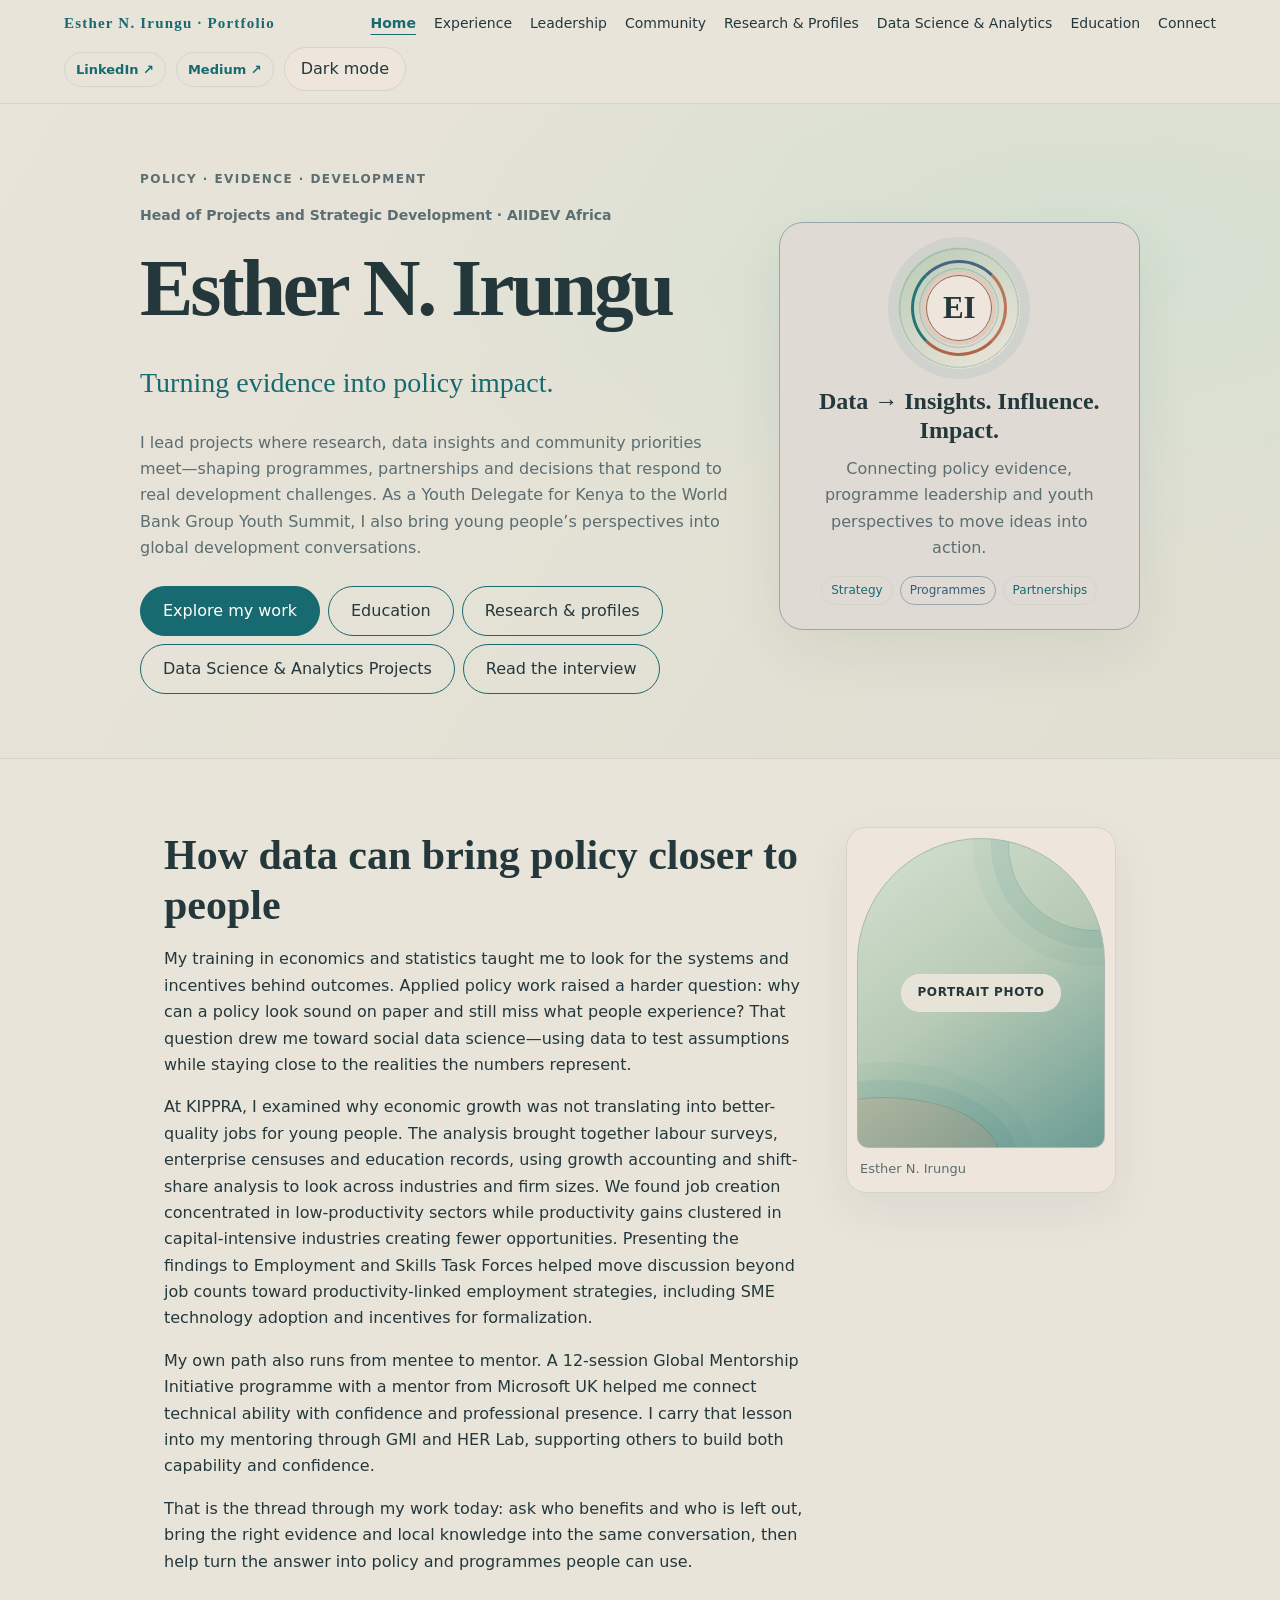
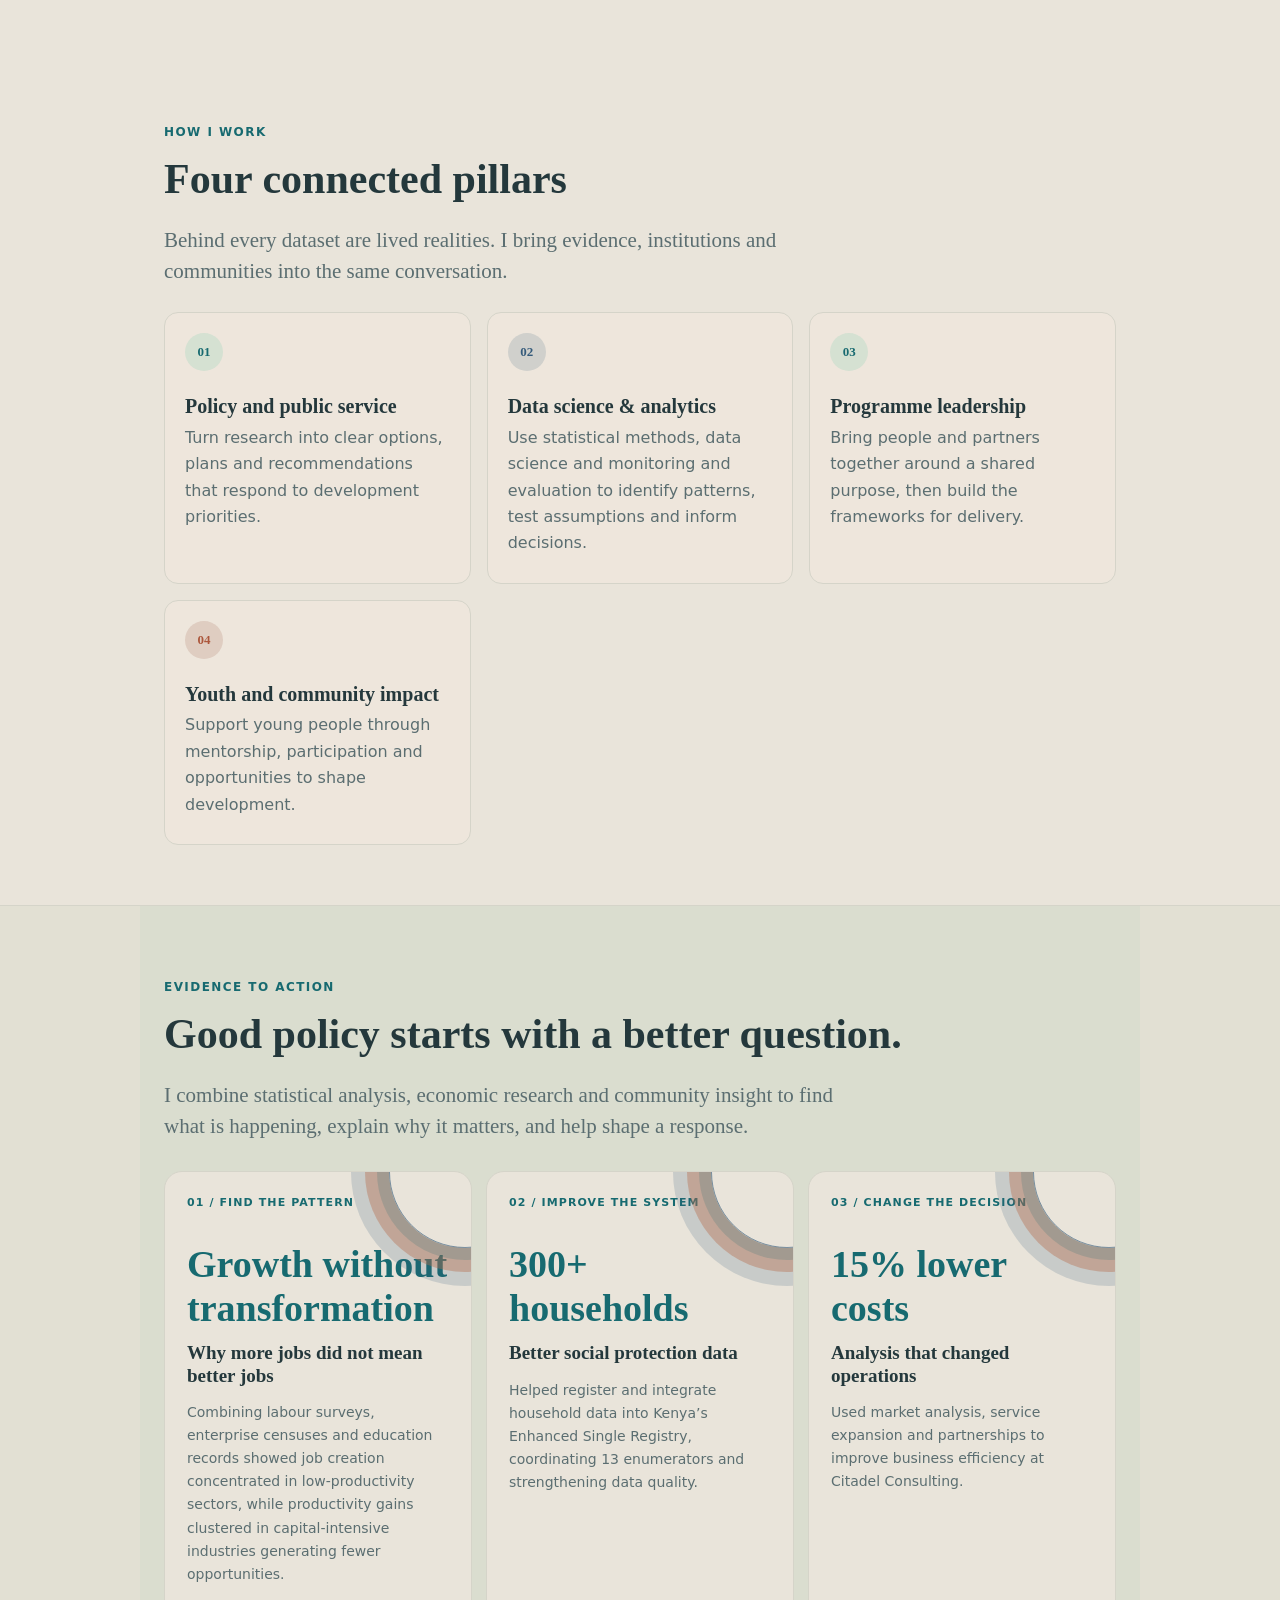
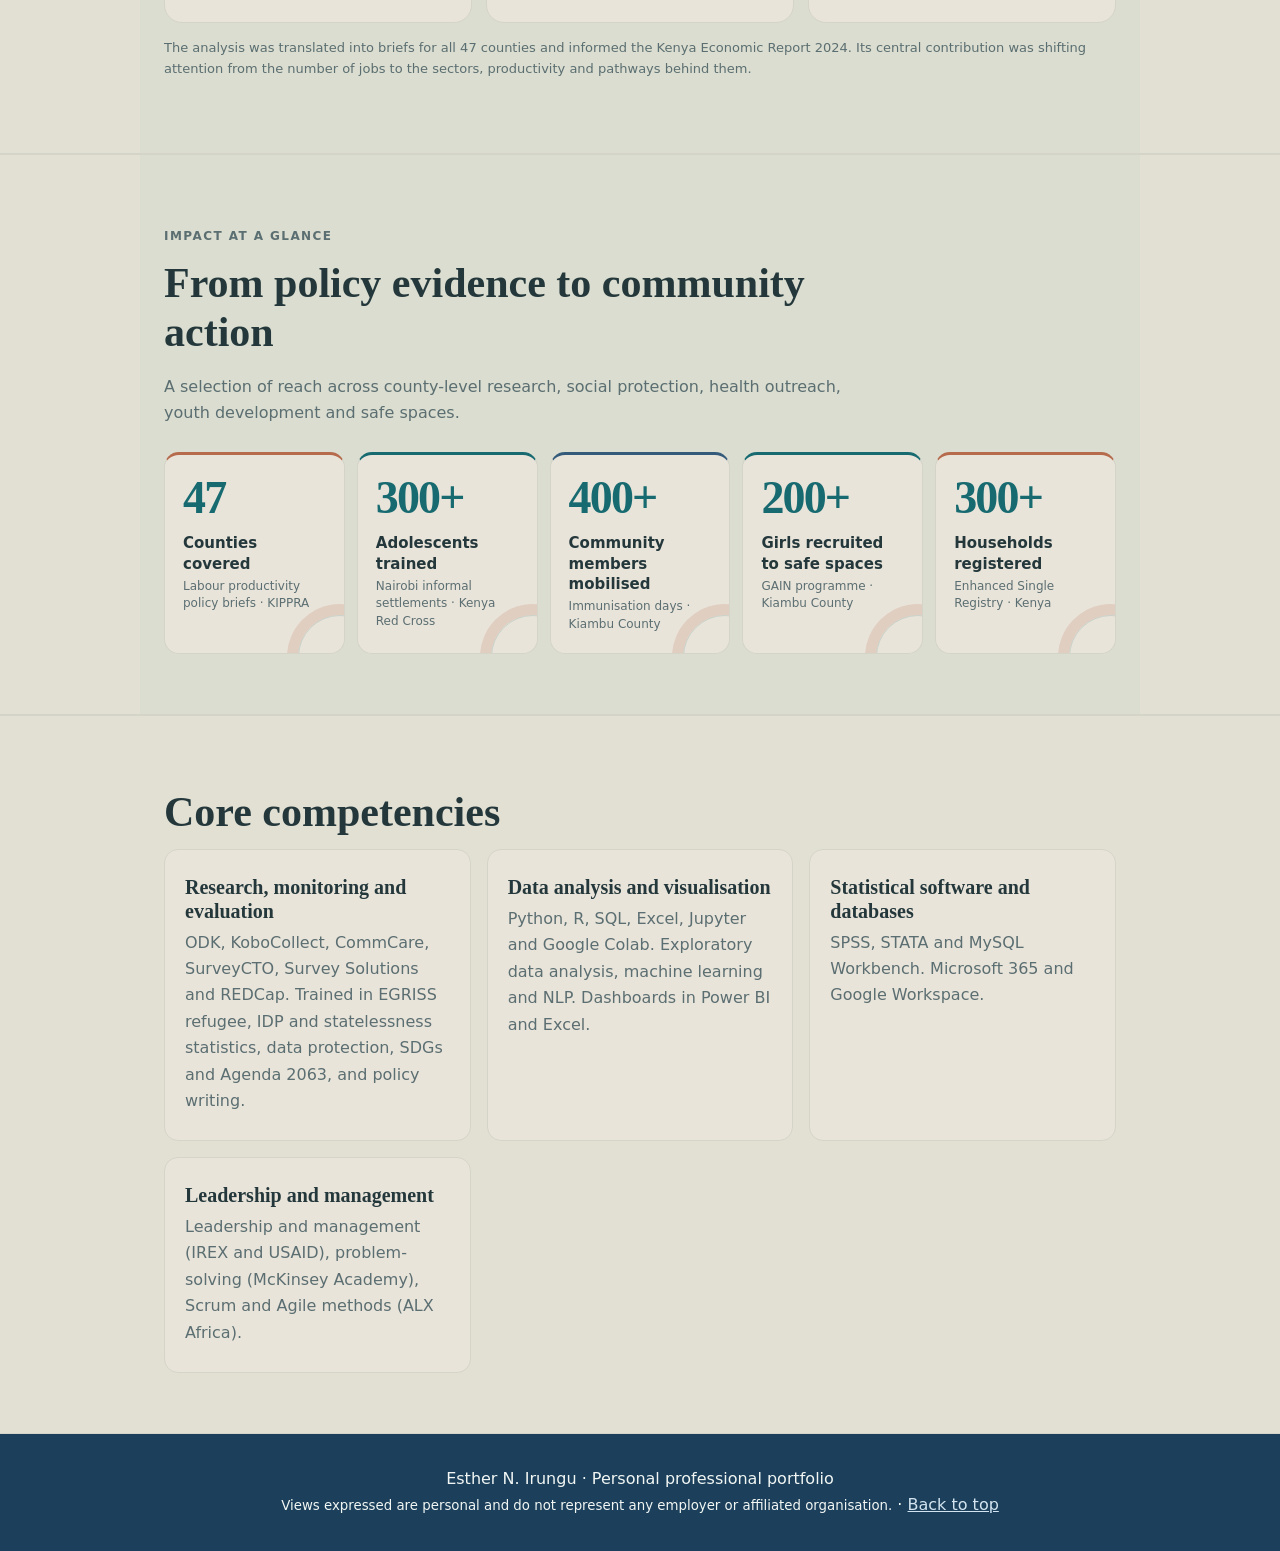
<file: index.html>
<!DOCTYPE html>
<html lang="en-GB">
<head>
<meta charset="utf-8">
<meta name="viewport" content="width=device-width, initial-scale=1">
<title>Esther N. Irungu | Policy, Research &amp; Development</title>
<meta name="description" content="Esther N. Irungu leads policy research, data-informed programmes and development partnerships that turn evidence into practical impact across Africa.">
<meta name="author" content="Esther N. Irungu">
<meta property="og:type" content="website">
<meta property="og:title" content="Esther N. Irungu | Policy, Research &amp; Development">
<meta property="og:description" content="Policy research, data-informed programmes and development partnerships that turn evidence into practical impact.">
<meta name="theme-color" content="#102a35">
<style>
:root{--bg:#e9e4da;--ink:#24383c;--muted:#5b6e71;--accent:#176a70;--line:#d5d4c9;--card:#eee6dc;--gold:#b66b4d;--spark:#355b7b;--glow:#d5e1d2;--soft:#b8cbb5;--pop:#ac573c;--footer-bg:#1c405b;--footer-ink:#f1f6f4;--footer-link:#d3e4f0}
body.dark{--bg:#102a35;--ink:#edf4f2;--muted:#b6c9c8;--accent:#75b8b3;--line:#365159;--card:#193942;--gold:#cf896a;--spark:#91acd3;--glow:#24454d;--soft:#31545a;--pop:#c16a4c;--footer-bg:#0d192e;--footer-ink:#edf4f2;--footer-link:#c4d3e8}
*{box-sizing:border-box}html{scroll-behavior:smooth}
body{margin:0;background:var(--bg);color:var(--ink);font:16px/1.65 system-ui,sans-serif}
a{color:var(--accent)}
:focus-visible{outline:3px solid var(--gold);outline-offset:3px}
.skip{position:absolute;left:12px;top:-100px;background:var(--card);padding:10px;z-index:9}.skip:focus{top:10px}
nav{position:sticky;top:0;z-index:5;background:var(--bg);border-bottom:1px solid var(--line);display:flex;align-items:center;justify-content:space-between;gap:12px;flex-wrap:wrap;padding:12px 5%}
nav a{text-decoration:none;color:var(--ink);font-size:14px}
nav .links{display:flex;gap:18px;flex-wrap:wrap}
.nav-tools{display:flex;align-items:center;gap:10px}
.nav-social{border:1px solid var(--line);border-radius:30px;padding:6px 11px;color:var(--accent);font-weight:700;font-size:13px}
.brand{font:800 15px Georgia,serif;letter-spacing:.08em;color:var(--accent)}
button{font:inherit;cursor:pointer;border:1px solid var(--line);border-radius:30px;padding:8px 16px;background:var(--card);color:var(--ink)}
button[aria-pressed=true]{background:var(--accent);color:#fff;border-color:var(--accent)}
h1,h2,h3{font-family:Georgia,serif;line-height:1.18;margin:12px 0}
h1{font-size:clamp(42px,7vw,80px);letter-spacing:-.04em}
h2{font-size:clamp(28px,4vw,42px)}h3{font-size:20px;margin:6px 0}
.hero{padding:54px 6% 64px;border-bottom:1px solid var(--line);background:radial-gradient(ellipse at 85% 24%,var(--glow),transparent 46%),linear-gradient(120deg,var(--bg),color-mix(in srgb,var(--card) 72%,var(--soft)))}
.hero-in{display:grid;grid-template-columns:minmax(0,1.25fr) minmax(240px,.75fr);align-items:center;gap:36px}
.hero-copy{max-width:690px}.hero-panel{border:1px solid color-mix(in srgb,var(--spark) 38%,var(--line));border-radius:24px;background:color-mix(in srgb,var(--spark) 8%,var(--card));padding:24px;box-shadow:0 22px 60px #19332412}
.hero-panel .orbit{position:relative;isolation:isolate;height:122px;width:122px;margin:0 auto 18px;border-radius:50%;display:grid;place-items:center;background:radial-gradient(circle,var(--card) 0 42%,transparent 43%),repeating-radial-gradient(circle,transparent 0 18px,color-mix(in srgb,var(--accent) 18%,transparent) 19px 20px),linear-gradient(145deg,var(--soft),var(--card));color:var(--ink);font:800 31px Georgia,serif;box-shadow:0 0 0 10px color-mix(in srgb,var(--accent) 7%,transparent)}
.hero-panel .orbit:before,.hero-panel .orbit:after{content:"";position:absolute;border-radius:50%;pointer-events:none}
.hero-panel .orbit:before{inset:13px;border:3px solid var(--accent);border-top-color:var(--spark);border-right-color:var(--gold);border-bottom-color:var(--pop);opacity:.9}
.hero-panel .orbit:after{inset:28px;border:1px solid color-mix(in srgb,var(--gold) 74%,var(--accent));background:color-mix(in srgb,var(--card) 82%,transparent);box-shadow:0 0 0 4px color-mix(in srgb,var(--pop) 20%,transparent)}
.hero-panel .orbit span{position:relative;z-index:1}
.focus-tags span:nth-child(2){color:var(--spark);border-color:color-mix(in srgb,var(--spark) 38%,var(--line))}
.hero-panel h2{font-size:24px;text-align:center}.hero-panel p{text-align:center;margin:8px 0}.focus-tags{display:flex;justify-content:center;gap:7px;flex-wrap:wrap;margin-top:14px}.focus-tags span{border:1px solid var(--line);border-radius:99px;padding:4px 9px;font-size:12px;color:var(--accent)}
.meta.kicker{letter-spacing:.12em;text-transform:uppercase;font-size:12px}
.pillars-intro{max-width:68ch;font:21px/1.45 Georgia,serif;color:var(--muted)}.pillars-grid{margin-top:26px}.pillar-mark{display:inline-grid;place-items:center;width:38px;height:38px;border-radius:50%;background:var(--glow);color:var(--accent);font:700 13px Georgia,serif;margin-bottom:18px}.pillars-grid .card{min-height:190px}
.pillars-grid .card:nth-child(2) .pillar-mark{background:color-mix(in srgb,var(--spark) 16%,var(--card));color:var(--spark)}.pillars-grid .card:nth-child(4) .pillar-mark{background:color-mix(in srgb,var(--pop) 16%,var(--bg));color:var(--pop)}.impact-tile:nth-child(even){border-top-color:var(--accent)}.impact-tile:nth-child(3){border-top-color:var(--spark)}
.evidence-wrap{padding-block:64px;background:color-mix(in srgb,var(--soft) 30%,var(--bg))}.evidence-intro{max-width:66ch;color:var(--muted);font:21px/1.45 Georgia,serif}.evidence-flow{display:grid;grid-template-columns:repeat(3,minmax(0,1fr));gap:14px;margin:30px 0 14px}.evidence-card{position:relative;overflow:hidden;padding:22px;border-radius:18px;border:1px solid var(--line);background:var(--bg)}.evidence-card:after{content:"";position:absolute;width:150px;height:150px;border:1px solid color-mix(in srgb,var(--spark) 62%,transparent);border-radius:50%;right:-70px;top:-76px;box-shadow:0 0 0 12px color-mix(in srgb,var(--accent) 18%,transparent),0 0 0 24px color-mix(in srgb,var(--gold) 40%,transparent),0 0 0 38px color-mix(in srgb,var(--spark) 18%,transparent)}.evidence-step{display:block;font-size:11px;letter-spacing:.1em;color:var(--accent);font-weight:800;margin-bottom:30px}.evidence-card strong{display:block;font:700 clamp(25px,3vw,38px) Georgia,serif;color:var(--accent);margin-bottom:12px}.evidence-card h3{font-size:19px}.evidence-card p{font-size:14px;color:var(--muted)}.evidence-note{font-size:13px;color:var(--muted)}.scholar-grid{grid-template-columns:repeat(auto-fit,minmax(min(100%,250px),1fr));margin-top:28px}.scholar-card{color:var(--ink);text-decoration:none;transition:transform .2s ease,border-color .2s ease}.scholar-card:hover{transform:translateY(-4px);border-color:var(--accent)}.scholar-card p{color:var(--muted)}.scholar-link{display:inline-block;margin-top:14px;color:var(--accent);font-weight:700}.scholar-card .meta{display:block}
@media(max-width:760px){.evidence-flow{grid-template-columns:1fr}}
.impact-wrap{padding-block:52px 60px;background:color-mix(in srgb,var(--soft) 30%,var(--bg))}.impact-heading{max-width:760px}.impact-heading p{max-width:68ch;color:var(--muted)}.impact-grid{display:grid;grid-template-columns:repeat(auto-fit,minmax(165px,1fr));gap:12px;margin-top:26px}.impact-tile{position:relative;overflow:hidden;min-height:164px;padding:20px 18px;border:1px solid var(--line);border-top:3px solid var(--gold);border-radius:15px;background:var(--bg)}.impact-tile strong{display:block;color:var(--accent);font:700 clamp(34px,4vw,46px)/1 Georgia,serif;letter-spacing:-.04em}.impact-tile h3{font:650 15px/1.35 system-ui,sans-serif;margin:12px 0 4px}.impact-tile p{font-size:12px;line-height:1.45;color:var(--muted);margin:0}.impact-tile:after{content:"";position:absolute;width:82px;height:82px;border:1px solid color-mix(in srgb,var(--accent) 15%,transparent);border-radius:50%;right:-38px;bottom:-46px;box-shadow:0 0 0 11px color-mix(in srgb,var(--gold) 18%,transparent)}
.project-intro{max-width:70ch;color:var(--muted);font:21px/1.45 Georgia,serif}.project-shelf{margin-top:28px}.project-shelf .card{min-height:200px;display:flex;flex-direction:column;justify-content:space-between}.project-card{color:var(--ink);text-decoration:none;transition:transform .18s ease,border-color .18s ease}.project-card:hover{transform:translateY(-4px);border-color:var(--accent)}.project-open{display:block;margin-top:18px;color:var(--accent);font-size:13px;font-weight:750}.project-tag{display:inline-block;margin:4px 5px 0 0;padding:4px 10px;border:1px solid var(--line);border-radius:999px;color:var(--accent);font-size:12px;font-weight:700}.project-status{margin-top:24px;padding:22px;border:1px dashed color-mix(in srgb,var(--accent) 45%,var(--line));border-radius:18px;background:color-mix(in srgb,var(--glow) 45%,var(--bg))}
.about-layout{display:grid;grid-template-columns:minmax(0,1fr) 270px;gap:40px;align-items:start}.about-copy>p{max-width:70ch}.about-photo{margin:8px 0 0;padding:10px;border:1px solid var(--line);border-radius:20px;background:var(--card);box-shadow:0 18px 44px #26343a10}.about-photo-frame{position:relative;aspect-ratio:4/5;display:grid;place-items:center;overflow:hidden;border-radius:155px 155px 14px 14px;border:1px solid color-mix(in srgb,var(--accent) 25%,var(--line));background:linear-gradient(145deg,var(--glow),var(--soft) 48%,color-mix(in srgb,var(--accent) 48%,var(--soft)))}.about-photo-frame:before,.about-photo-frame:after{content:"";position:absolute;border:1px solid color-mix(in srgb,var(--accent) 22%,transparent);border-radius:50%;width:170px;height:170px;right:-76px;top:-80px;box-shadow:0 0 0 17px color-mix(in srgb,var(--accent) 7%,transparent),0 0 0 35px color-mix(in srgb,var(--accent) 4%,transparent)}.about-photo-frame:after{width:230px;height:120px;left:-90px;right:auto;top:auto;bottom:-72px;background:color-mix(in srgb,var(--pop) 14%,transparent)}.about-photo-label{z-index:1;padding:8px 15px;border:1px solid color-mix(in srgb,var(--card) 70%,transparent);border-radius:30px;background:color-mix(in srgb,var(--card) 88%,transparent);color:var(--ink);font-size:12px;font-weight:700;letter-spacing:.05em;text-transform:uppercase}.about-photo figcaption{padding:10px 3px 2px;color:var(--muted);font-size:13px}
.portfolio-title{margin:30px 0 12px}.portfolio-grid .card{padding:18px}.portfolio-grid .card p{margin:9px 0 0;color:var(--muted)}.program-impact .reach-card{min-height:190px}
.program-impact{margin:44px 0;padding:30px;border-radius:22px;background:linear-gradient(135deg,var(--card),color-mix(in srgb,var(--accent) 9%,var(--bg)));border:1px solid var(--line)}.program-impact>p:not(.meta){max-width:70ch;color:var(--muted)}.reach-grid{margin:22px 0}.reach-card{padding:20px;border-radius:16px;background:var(--bg);border:1px solid var(--line)}.reach-card strong{font:700 clamp(30px,4vw,44px) Georgia,serif;color:var(--accent)}.reach-card h3{margin:6px 0}.reach-card p{color:var(--muted);margin:0}.reach-note{font-size:13px;border-top:1px solid var(--line);padding-top:14px}
.photo-grid{grid-template-columns:repeat(auto-fit,minmax(min(100%,220px),1fr))}.photo-slot{margin:0;padding:10px;border:1px solid var(--line);border-radius:18px;background:var(--card)}.photo-art{min-height:210px;border-radius:12px;display:grid;place-items:end start;padding:16px;overflow:hidden;position:relative;background:linear-gradient(140deg,var(--glow),var(--soft) 42%,var(--accent))}.photo-art:before,.photo-art:after{content:"";position:absolute;border-radius:50%;filter:blur(1px);background:color-mix(in srgb,var(--card) 50%,transparent)}.photo-art:before{width:130px;height:130px;right:8%;top:12%}.photo-art:after{width:240px;height:140px;left:-12%;bottom:-25%;background:color-mix(in srgb,var(--ink) 65%,transparent)}.photo-art span{z-index:1;color:#fff;font:700 28px Georgia,serif}.art-two{background:linear-gradient(145deg,var(--glow),var(--soft) 50%,var(--accent))}.art-three{background:linear-gradient(145deg,var(--soft),color-mix(in srgb,var(--pop) 25%,var(--soft)) 48%,var(--accent))}.art-four{background:linear-gradient(145deg,var(--glow),var(--soft) 48%,var(--accent))}.art-five{background:linear-gradient(145deg,var(--bg),color-mix(in srgb,var(--pop) 32%,var(--soft)) 52%,var(--accent))}.art-six{background:linear-gradient(145deg,var(--soft),var(--glow) 48%,color-mix(in srgb,var(--accent) 75%,var(--ink)))}.photo-slot figcaption{padding:8px 4px 2px;color:var(--muted);font-size:13px}.leadership-grid .card{min-height:230px}
.community-link{display:block;margin-top:4px;color:var(--accent);font-size:13px;font-weight:700;text-decoration:none}.community-link:hover{text-decoration:underline}.photo-slot .community-link{padding:2px 4px 6px}.photo-placeholder{font:700 13px system-ui,sans-serif!important;letter-spacing:.08em;text-transform:uppercase}
body.dark .hero{background:radial-gradient(ellipse at 85% 30%,#24454d,transparent 55%),radial-gradient(ellipse at 18% 75%,#1a3a50,transparent 48%),var(--bg)}
.hero-in{max-width:1000px;margin:auto}
.lead{font:clamp(20px,2.6vw,28px)/1.35 Georgia,serif;color:var(--accent);max-width:700px}
.hero p{max-width:680px;color:var(--muted)}
.hero .lead{color:var(--accent)}
.cta{display:inline-block;text-decoration:none;border-radius:30px;padding:11px 22px;margin:8px 8px 0 0;border:1px solid var(--accent);color:var(--ink)}
.cta.primary{background:var(--accent);color:#fff}
.wrap{max-width:1000px;margin:auto;padding:60px 24px;scroll-margin-top:70px}
.band{background:color-mix(in srgb,var(--card) 78%,var(--soft));border-block:1px solid var(--line)}
.stats{display:grid;grid-template-columns:repeat(auto-fit,minmax(160px,1fr));gap:16px;margin-top:28px}
.stat{border-top:3px solid var(--gold);padding-top:10px}
.stat strong{display:block;font:bold 38px Georgia,serif;color:var(--accent)}
.stat span{color:var(--muted);font-size:14px}
.grid{display:grid;grid-template-columns:repeat(auto-fit,minmax(min(100%,290px),1fr));gap:16px}
.card{background:var(--card);border:1px solid var(--line);border-radius:14px;padding:20px}
.band .card{background:var(--bg)}
.card p,.role p{color:var(--muted);margin:6px 0}
.meta{font-size:14px;color:var(--accent);font-weight:600}
.filters{display:flex;flex-wrap:wrap;gap:8px;margin:18px 0}
.timeline{border-left:2px solid var(--accent);padding-left:24px;margin-top:24px}
.role{position:relative;padding-bottom:22px}
.role:before{content:'';position:absolute;left:-31px;top:9px;width:11px;height:11px;border-radius:50%;background:var(--accent)}
.role[hidden]{display:none}
.role ul{margin:6px 0;padding-left:20px;color:var(--muted)}
.role li{margin:4px 0}
details summary{cursor:pointer;font-weight:650;color:var(--accent)}
ul.plain{list-style:none;padding:0;margin:0}
ul.plain li{padding:10px 0;border-bottom:1px solid var(--line)}
ul.plain li small{display:block;color:var(--muted)}
.pub li{margin:0 0 14px}
footer{padding:32px 6%;background:var(--footer-bg);color:var(--footer-ink);text-align:center}
footer a{color:var(--footer-link)}
@media(max-width:760px){.hero-in{grid-template-columns:1fr}.hero-panel{max-width:440px}.hero{padding:44px 20px 56px}}
@media(max-width:760px){.about-layout{grid-template-columns:1fr}.about-photo{max-width:270px;margin:20px auto 0}}
@media(max-width:600px){.wrap{padding:44px 18px}nav .links{gap:8px 14px}}
@media(prefers-reduced-motion:reduce){html{scroll-behavior:auto}}
@media print{nav,button,.filters{display:none}body{background:#fff;color:#000}.role[hidden]{display:block}}
.tab:not(.on){display:none}
select,input{display:block;width:100%;padding:10px;margin:4px 0 12px;border:1px solid var(--line);border-radius:8px;background:var(--bg);color:var(--ink);font:inherit}
#bsel{max-width:240px}label{font-weight:600}
nav a[aria-current=page]{color:var(--accent);font-weight:800;text-decoration:underline;text-underline-offset:6px}
.pubitem[hidden]{display:none}
@media print{.tab:not(.on){display:block!important}}
</style>
</head>
<body id="top">
<a class="skip" href="#main">Skip to main content</a>
<nav aria-label="Primary">
  <a class="brand" href="#home">Esther N. Irungu <span aria-hidden="true">·</span> Portfolio</a>
  <div class="links" id="tabs"><a href="#home">Home</a><a href="#experience">Experience</a><a href="#leadership">Leadership</a><a href="#community">Community</a><a href="#research">Research &amp; Profiles</a><a href="#projects">Data Science &amp; Analytics</a><a href="#education">Education</a><a href="#connect">Connect</a></div>
  <div class="nav-tools"><a class="nav-social" href="https://www.linkedin.com/in/esther-irungu/" target="_blank" rel="noopener noreferrer">LinkedIn ↗</a><a class="nav-social" href="https://medium.com/@irungunyamburaesther" target="_blank" rel="noopener noreferrer">Medium ↗</a><button id="theme" aria-pressed="false">Dark mode</button></div>
</nav>

<header class="hero tab" data-tab="home"><div class="hero-in">
  <div class="hero-copy">
  <p class="meta kicker">Policy · Evidence · Development</p>
  <p class="meta">Head of Projects and Strategic Development · AIIDEV Africa</p>
  <h1>Esther N. Irungu</h1>
  <p class="lead">Turning evidence into policy impact.</p>
  <p>I lead projects where research, data insights and community priorities meet—shaping programmes, partnerships and decisions that respond to real development challenges. As a Youth Delegate for Kenya to the World Bank Group Youth Summit, I also bring young people’s perspectives into global development conversations.</p>
  <a class="cta primary" href="#experience">Explore my work</a><a class="cta" href="#education">Education</a><a class="cta" href="#research">Research &amp; profiles</a><a class="cta" href="#projects">Data Science &amp; Analytics Projects</a><a class="cta" href="https://reamby.substack.com/p/esther-n-irungu-on-social-data-science" target="_blank" rel="noopener noreferrer">Read the interview</a>
  </div>
  <aside class="hero-panel" aria-label="Current focus">
    <div class="orbit" aria-hidden="true"><span>EI</span></div>
    <h2>Data <span aria-label="to">→</span> Insights. Influence. Impact.</h2>
    <p>Connecting policy evidence, programme leadership and youth perspectives to move ideas into action.</p>
    <div class="focus-tags"><span>Strategy</span><span>Programmes</span><span>Partnerships</span></div>
  </aside>
</div></header>

<main id="main" tabindex="-1">
<section class="wrap tab" data-tab="home" id="about">
  <div class="about-layout">
    <div class="about-copy">
      <h2>How data can bring policy closer to people</h2>
      <p>My training in economics and statistics taught me to look for the systems and incentives behind outcomes. Applied policy work raised a harder question: why can a policy look sound on paper and still miss what people experience? That question drew me toward social data science—using data to test assumptions while staying close to the realities the numbers represent.</p>
      <p>At KIPPRA, I examined why economic growth was not translating into better-quality jobs for young people. The analysis brought together labour surveys, enterprise censuses and education records, using growth accounting and shift-share analysis to look across industries and firm sizes. We found job creation concentrated in low-productivity sectors while productivity gains clustered in capital-intensive industries creating fewer opportunities. Presenting the findings to Employment and Skills Task Forces helped move discussion beyond job counts toward productivity-linked employment strategies, including SME technology adoption and incentives for formalization.</p>
      <p>My own path also runs from mentee to mentor. A 12-session Global Mentorship Initiative programme with a mentor from Microsoft UK helped me connect technical ability with confidence and professional presence. I carry that lesson into my mentoring through GMI and HER Lab, supporting others to build both capability and confidence.</p>
      <p>That is the thread through my work today: ask who benefits and who is left out, bring the right evidence and local knowledge into the same conversation, then help turn the answer into policy and programmes people can use.</p>
    </div>
    <figure class="about-photo">
      <!-- Replace this framed placeholder with: <img src="esther-irungu.jpg" alt="Portrait of Esther N. Irungu"> -->
      <div class="about-photo-frame" role="img" aria-label="Placeholder for Esther N. Irungu's personal photo"><span class="about-photo-label">Portrait photo</span></div>
      <figcaption>Esther N. Irungu</figcaption>
    </figure>
  </div>
</section>
<section class="wrap tab" data-tab="home" id="pillars">
  <p class="meta kicker">How I work</p><h2>Four connected pillars</h2>
  <p class="pillars-intro">Behind every dataset are lived realities. I bring evidence, institutions and communities into the same conversation.</p>
  <div class="grid pillars-grid">
    <article class="card"><span class="pillar-mark">01</span><h3>Policy and public service</h3><p>Turn research into clear options, plans and recommendations that respond to development priorities.</p></article>
    <article class="card"><span class="pillar-mark">02</span><h3>Data science &amp; analytics</h3><p>Use statistical methods, data science and monitoring and evaluation to identify patterns, test assumptions and inform decisions.</p></article>
    <article class="card"><span class="pillar-mark">03</span><h3>Programme leadership</h3><p>Bring people and partners together around a shared purpose, then build the frameworks for delivery.</p></article>
    <article class="card"><span class="pillar-mark">04</span><h3>Youth and community impact</h3><p>Support young people through mentorship, participation and opportunities to shape development.</p></article>
  </div>
</section>

<section class="band tab" data-tab="home" id="evidence"><div class="wrap evidence-wrap">
  <p class="meta kicker">Evidence to action</p><h2>Good policy starts with a better question.</h2>
  <p class="evidence-intro">I combine statistical analysis, economic research and community insight to find what is happening, explain why it matters, and help shape a response.</p>
  <div class="evidence-flow">
    <article class="evidence-card"><span class="evidence-step">01 / FIND THE PATTERN</span><strong>Growth without transformation</strong><h3>Why more jobs did not mean better jobs</h3><p>Combining labour surveys, enterprise censuses and education records showed job creation concentrated in low-productivity sectors, while productivity gains clustered in capital-intensive industries generating fewer opportunities.</p></article>
    <article class="evidence-card"><span class="evidence-step">02 / IMPROVE THE SYSTEM</span><strong>300+ households</strong><h3>Better social protection data</h3><p>Helped register and integrate household data into Kenya’s Enhanced Single Registry, coordinating 13 enumerators and strengthening data quality.</p></article>
    <article class="evidence-card"><span class="evidence-step">03 / CHANGE THE DECISION</span><strong>15% lower costs</strong><h3>Analysis that changed operations</h3><p>Used market analysis, service expansion and partnerships to improve business efficiency at Citadel Consulting.</p></article>
  </div>
  <p class="evidence-note">The analysis was translated into briefs for all 47 counties and informed the Kenya Economic Report 2024. Its central contribution was shifting attention from the number of jobs to the sectors, productivity and pathways behind them.</p>
</div></section>
<section class="band tab" data-tab="home" id="impact"><div class="wrap impact-wrap">
  <div class="impact-heading"><p class="meta kicker">Impact at a glance</p><h2>From policy evidence to community action</h2><p>A selection of reach across county-level research, social protection, health outreach, youth development and safe spaces.</p></div>
  <div class="impact-grid">
    <article class="impact-tile"><strong>47</strong><h3>Counties covered</h3><p>Labour productivity policy briefs · KIPPRA</p></article>
    <article class="impact-tile"><strong>300+</strong><h3>Adolescents trained</h3><p>Nairobi informal settlements · Kenya Red Cross</p></article>
    <article class="impact-tile"><strong>400+</strong><h3>Community members mobilised</h3><p>Immunisation days · Kiambu County</p></article>
    <article class="impact-tile"><strong>200+</strong><h3>Girls recruited to safe spaces</h3><p>GAIN programme · Kiambu County</p></article>
    <article class="impact-tile"><strong>300+</strong><h3>Households registered</h3><p>Enhanced Single Registry · Kenya</p></article>
  </div>
</div></section>
<section class="band tab" data-tab="home" id="skills"><div class="wrap">
  <h2>Core competencies</h2>
  <div class="grid">
    <div class="card"><h3>Research, monitoring and evaluation</h3><p>ODK, KoboCollect, CommCare, SurveyCTO, Survey Solutions and REDCap. Trained in EGRISS refugee, IDP and statelessness statistics, data protection, SDGs and Agenda 2063, and policy writing.</p></div>
    <div class="card"><h3>Data analysis and visualisation</h3><p>Python, R, SQL, Excel, Jupyter and Google Colab. Exploratory data analysis, machine learning and NLP. Dashboards in Power BI and Excel.</p></div>
    <div class="card"><h3>Statistical software and databases</h3><p>SPSS, STATA and MySQL Workbench. Microsoft 365 and Google Workspace.</p></div>
    <div class="card"><h3>Leadership and management</h3><p>Leadership and management (IREX and USAID), problem-solving (McKinsey Academy), Scrum and Agile methods (ALX Africa).</p></div>
  </div>
</div></section>

<section class="wrap tab" data-tab="experience" id="experience">
  <h2>Professional experience</h2>
  <div class="filters" role="group" aria-label="Filter roles">
    <button data-f="all" aria-pressed="true">All roles</button>
    <button data-f="policy" aria-pressed="false">Policy and research</button>
    <button data-f="strategy" aria-pressed="false">Strategy and programmes</button>
    <button data-f="government" aria-pressed="false">Government and field</button>
  </div>
  <p id="count" class="meta" aria-live="polite"></p>
  <div class="timeline">
    <div class="role" data-c="strategy"><div class="meta">January 2026 – present</div><h3>Head of Projects and Strategic Development (Regional), AIIDEV Africa</h3><p>Lead regional project design and coordination, organizational strategy, work plans and results frameworks. Work across programme, finance and partnership teams, and support outreach and participant onboarding so interested people can find and join relevant initiatives. Use performance learning to strengthen delivery and long-term impact.</p></div>
    <div class="role" data-c="policy"><div class="meta">May 2026 – present</div><h3>Economist, AAAWE / World Bank Think Africa Partnership</h3><p>Selected for the Think Africa Partnership mentoring programme for African women economists, with research guidance, career coaching and sessions on grant writing, publishing, ethics and scientific communication.</p></div>
    <div class="role" data-c="government"><div class="meta">May 2026 – present</div><h3>Youth Summit Delegate, World Bank Group</h3><p>Represents Kenya in the World Bank Group Youth Summit community.</p></div>
    <div class="role" data-c="strategy"><div class="meta">November 2025 – present</div><h3>Head of Strategy, Seamium</h3><p>Connect technical innovation with enterprise needs, shape product direction and guide partnerships and strategic decisions for scalable growth.</p></div>
    <div class="role" data-c="policy"><div class="meta">July 2025 – present</div><h3>Policy Analyst, Young Professionals Programme, KIPPRA Economic Modelling Hub</h3><p>Coursework in policy-making and legislative processes, applied research methods, macroeconomic modelling, national accounts, CGE models and the Social Accounting Matrix.</p><ul><li>Supported development of a national data system for Kenya’s economic planning.</li><li>Authored discussion papers, policy briefs, policy monitors and blogs.</li></ul></div>
    <div class="role" data-c="policy"><div class="meta">February – April 2025</div><h3>Research Fellow, Tomorrow’s Africa Alliance</h3><p>Contributed to a research fellowship focused on African development.</p></div>
    <div class="role" data-c="policy"><div class="meta">October – December 2024</div><h3>Development Research Fellow, Dataville Research LLC, Nigeria</h3><p>Researched critical development challenges across Africa and collaborated on solutions.</p></div>
    <div class="role" data-c="government"><div class="meta">September – October 2024</div><h3>Fellow, Public Management Track, USAID YALI Regional Leadership Center East Africa</h3><p>Contributed to policy discussions on governance and youth involvement and worked on local governance projects.</p></div>
    <div class="role" data-c="strategy"><div class="meta">August 2024 – December 2024</div><h3>Country Engagement Officer, Kenya and Nigeria, AIIDEV Africa</h3><p>Led country strategies for the SDGs and built partnerships across government, UN agencies, NGOs, business and academia. Designed and monitored initiatives, and supported policy dialogue and community advocacy.</p></div>
    <div class="role" data-c="strategy"><div class="meta">March – October 2024</div><h3>Fellow, Africa SDGs Mentorship Programme, AIIDEV Africa</h3><p>Built practical knowledge and networks for applying the Sustainable Development Goals in local and global initiatives.</p></div>
    <div class="role" data-c="policy"><div class="meta">August 2023 – July 2024</div><h3>Policy Analyst (consultancy), KIPPRA</h3><p>Worked in the Executive Director’s office on policy research and on tracking implementation of the Bottom-Up Economic Transformation Agenda, with monthly and quarterly reports.</p><ul><li>Co-authored 47 county policy briefs on labour productivity that fed into the Kenya Economic Report 2024.</li><li>Built partnerships, including with the Global Mentorship Initiative, to strengthen KIPPRA’s mentorship programme for TVETs and universities.</li></ul></div>
    <div class="role" data-c="strategy"><div class="meta">October 2022 – February 2023</div><h3>Business Development Officer, Citadel Consulting Limited</h3><p>Analysed data to improve business processes and gathered stakeholder requirements.</p><ul><li>Cut costs by 15% by focusing on emerging markets, widening the service offering and strengthening partnerships.</li><li>Ran competitive analysis and new target-market initiatives.</li><li>Moved social media and content in-house, with real-time performance tracking.</li></ul></div>
    <div class="role" data-c="government"><div class="meta">July – August 2022</div><h3>Presiding Officer, Independent Electoral and Boundaries Commission</h3><p>Supported election operations in Nairobi County.</p></div>    <div class="role" data-c="government"><div class="meta">June – July 2022</div><h3>Field Project Manager, State Department for Social Protection</h3><p>Coordinated 13 enumerators for data collection on the Enhanced Single Registry, Kenya’s socio-economic database of poor and vulnerable households.</p><ul><li>Supervised questionnaire piloting and used ODK/Kobo Collect for data upload and storage.</li><li>Cleaned, validated and integrated data, and registered over 300 households.</li><li>Used Power BI to automate registry integration.</li></ul></div>
    <div class="role" data-c="government"><div class="meta">February 2021 – May 2022</div><h3>Research Officer, State Department for ASALs and Regional Development</h3><p>Reviewed policies, programmes and budgets for national and county investments in arid and semi-arid lands.</p><ul><li>Used Excel, SPSS and STATA for performance management and accountability.</li><li>Contributed to the department’s strategic plan, aligned with Vision 2030, the Big Four, the SDGs and Agenda 2063.</li><li>Supported performance contracts and annual monitoring and evaluation reports.</li></ul></div>
    <div class="role" data-c="policy"><div class="meta">August 2020 – February 2021</div><h3>Data Analyst, Caritas Microfinance Bank</h3><p>Used market research and STATA/SPSS analysis to inform product and market decisions. Analysis supported a 21% increase in sales of FUND MOL Mall shares.</p></div>
    <div class="role" data-c="government"><div class="meta">October 2019 – October 2020</div><h3>Fiscal Assistant Analyst, Commission on Revenue Allocation</h3><p>Contributed to the national report on county revenue mobilisation, reviewing six years of revenue performance across Kenya’s 47 counties and developing evidence-based recommendations.</p></div>
    <div class="role" data-c="government"><div class="meta">May – October 2019</div><h3>Research and Development Assistant, National Government Constituencies Development Fund Board (NG-CDF Board)</h3><p>Supported sector analysis across constituencies, policy review and performance measurement for local infrastructure and public service investment.</p></div>
    <div class="role" data-c="government"><div class="meta">July 2017 – July 2019</div><h3>Research Assistant, Office of the Deputy Chief Whip, Senate of Kenya</h3><p>Supported research and analysis in a national legislative setting.</p></div>

  </div>
</section>

<section class="band tab" data-tab="research" id="research"><div class="wrap">
  <h2>Research and scholarly profiles</h2>
  <p style="max-width:68ch">Explore my published research, policy briefs and working paper, alongside my scholarly profiles.</p>
  <h3 style="margin-top:28px">Find my research</h3>
  <div class="grid scholar-grid">
    <a class="card scholar-card" href="https://www.researchgate.net/profile/Esther-Irungu-3" target="_blank" rel="noopener noreferrer"><span class="meta">Research network</span><h3>ResearchGate</h3><p>Research profile, publications and policy briefs.</p><span class="scholar-link">Open profile ↗</span></a>
    <a class="card scholar-card" href="https://scholar.google.com/scholar?q=%22Esther+N.+Irungu%22" target="_blank" rel="noopener noreferrer"><span class="meta">Citation search</span><h3>Google Scholar</h3><p>Search scholarly publications under my name.</p><span class="scholar-link">Search Google Scholar ↗</span></a>
    <article class="card scholar-card"><span class="meta">Author profile · Working paper</span><h3>SSRN</h3><p>My SSRN author profile and paper on making the Loss and Damage Fund work for Kenya and other developing countries.</p><a class="scholar-link" href="https://papers.ssrn.com/sol3/cf_dev/AbsByAuth.cfm?per_id=6733475" target="_blank" rel="noopener noreferrer">Open SSRN author profile ↗</a><br><a class="scholar-link" href="https://doi.org/10.2139/ssrn.4957700" target="_blank" rel="noopener noreferrer">Open the working paper ↗</a></article>
    <a class="card scholar-card" href="https://orcid.org/0009-0009-6397-3022" target="_blank" rel="noopener noreferrer"><span class="meta">Researcher identifier</span><h3>ORCID</h3><p>ORCID iD: 0009-0009-6397-3022</p><span class="scholar-link">Open ORCID profile ↗</span></a>
  </div>
  <div class="filters" role="group" aria-label="Filter publications by theme">
    <button data-t="all" aria-pressed="true">All themes</button><button data-t="climate" aria-pressed="false">Climate and energy</button><button data-t="finance" aria-pressed="false">Finance and debt</button><button data-t="social" aria-pressed="false">Households and labour</button><button data-t="stats" aria-pressed="false">Statistical methods</button>
  </div>
  <p id="pubcount" class="meta" aria-live="polite"></p>
  <ul class="plain pub">
    <li class="pubitem" data-th="climate">Irungu, E. N. &amp; Njenga, J. K. (2025). Modelling the Emissions-Income Relationship in East African Community Countries: A Panel Cointegration Approach. <em>Acta Economica</em>. <a href="https://doi.org/10.63356/ace.2025.014">doi.org/10.63356/ace.2025.014</a></li>
    <li class="pubitem" data-th="social">Rono, Z. &amp; Irungu, E. N. (2025). Financial Resilience and Educational Recovery Post-COVID-19: A Logistic Regression Analysis of Household Determinants in Kenya. <em>Asian Journal of Economics, Finance and Management</em>, 7(1), 943–959. <a href="https://doi.org/10.56557/ajefm/2025/v7i1322">doi.org/10.56557/ajefm/2025/v7i1322</a></li>
    <li class="pubitem" data-th="finance">Shikumo, D. H. &amp; Irungu, E. N. (2024). External Debt Sustainability and Debt Dynamics: The Case of Kenya. <em>African Journal of Emerging Issues</em>, 6(21), 83–110. <a href="https://ajoeijournals.org/sys/index.php/ajoei/article/view/730">Article</a></li>
    <li class="pubitem" data-th="stats">Gathongo, B. M. &amp; Irungu, E. N. (2024). Extreme Values and Reliability Measures of Continuous Erlang Mixtures. <em>Asian Journal of Probability and Statistics</em>, 26(6), 1–16. <a href="https://doi.org/10.9734/ajpas/2024/v26i6620">doi.org/10.9734/ajpas/2024/v26i6620</a></li>
    <li class="pubitem" data-th="finance">Njenga, J. K. &amp; Irungu, E. N. (2024). Determinants of Financial Inclusion in Kenya: A Demand-Side Perspective. <em>Asian Journal of Probability and Statistics</em>, 26(5), 19–29. <a href="https://doi.org/10.9734/ajpas/2024/v26i5615">doi.org/10.9734/ajpas/2024/v26i5615</a></li>
    <li class="pubitem" data-th="climate">Irungu, E. (2024). Accelerating Growth of Carbon Markets in Africa. KIPPRA. <a href="https://bit.ly/4e1Nytn">Read</a></li>
    <li class="pubitem" data-th="climate">Irungu, E. N. &amp; Nyamu, I. (2024). Challenges of Making the Loss and Damage Fund Work for Kenya and Developing Countries. SSRN. <a href="http://dx.doi.org/10.2139/ssrn.4957700">doi.org/10.2139/ssrn.4957700</a></li>
    <li class="pubitem" data-th="social">Naeku, C. &amp; Irungu, E. (2024). Assessing Labour Productivity in Kenya’s Counties: Policy Briefs. KIPPRA. <a href="https://kippra.or.ke/county-labour-productivity-policy-briefs/">Read</a></li>
  </ul>
</div></section>

<section class="wrap tab" data-tab="projects" id="projects">
  <p class="meta kicker">Code · analysis · application</p><h2>Data Science &amp; Analytics Projects</h2>
  <p class="project-intro">A space for the code behind the questions I explore: Python notebooks, analytical workflows and data-driven projects that connect rigorous methods with practical insight.</p>
  <div><span class="project-tag">Python</span><span class="project-tag">Data analysis</span><span class="project-tag">Statistical modelling</span><span class="project-tag">Data visualisation</span></div>
  <div class="project-status"><strong>Project collection in progress</strong><p>Project write-ups, code links and notebooks will be added here.</p></div>
  <div class="grid project-shelf">
    <a class="card project-card" href="python-projects.html"><div><span class="meta">01 · Code and notebooks</span><h3>Python projects</h3><p>Notebooks, scripts and reproducible workflows.</p></div><span class="project-open">View Python projects →</span></a>
    <a class="card project-card" href="analytics-case-studies.html"><div><span class="meta">02 · Methods and evidence</span><h3>Analytics case studies</h3><p>Questions, methods and findings from applied analysis.</p></div><span class="project-open">View case studies →</span></a>
    <a class="card project-card" href="data-visualisations.html"><div><span class="meta">03 · Making patterns visible</span><h3>Data visualisations</h3><p>Charts and interactive outputs that make evidence easier to use.</p></div><span class="project-open">View visualisations →</span></a>
  </div>
</section>

<section class="wrap tab" data-tab="education" id="education">
  <h2>Education</h2>
  <div class="grid">
    <article class="card"><h3>MSc, Statistics</h3><p>University of Nairobi</p></article>
    <article class="card"><h3>Advanced Diploma, Data Science</h3><p>ALX Africa · Mastercard Foundation scholarship</p></article>
    <article class="card"><h3>Bachelor of Economics and Statistics</h3><p>Kenyatta University</p></article>
    <article class="card"><h3>Growing Leaders Programme</h3><p>Kenyatta University · Leadership Development and Mentorship · Distinction</p></article>
  </div>
  <details style="margin-top:24px"><summary>Professional certifications</summary>
  <ul class="plain">
    <li>Code in Place, Python coding, Stanford University <small>April 2026 – present</small></li>
    <li>Introduction to Data Quality, Data Culture and Data Literacy <small>Professional certificates</small></li>
    <li>Certified Mentor <small>Mentorship certification</small></li>
    <li>Data Governance and Management, African Population and Health Research Center <small>October 2025</small></li>
    <li>Building Strategic Foresight Capabilities, EDHEC Business School <small>September 2025</small></li>
    <li>Aspire Leaders Program, Harvard University Aspire Institute <small>August 2025</small></li>
    <li>AI fundamentals, ethical and human-centred AI, Women in AI Kenya <small>April 2025</small></li>
    <li>International Recommendations on Refugee, IDP and Statelessness Statistics, EGRISS <small>April – May 2024</small></li>
    <li>Forward Program for Young African Professionals, McKinsey &amp; Company <small>November 2023 – April 2024</small></li>
    <li>Data Protection Course, CIPIT, Strathmore University <small>August – September 2023</small></li>
    <li>Certificates in SPSS and STATA, Institute of Advanced Technology <small>2015</small></li>
  </ul></details>
</section>
<section class="wrap tab" data-tab="leadership" id="leadership">
  <p class="meta kicker">Leadership and strategy</p><h2>Turning shared goals into work that moves</h2>
  <p style="max-width:70ch">My leadership has grown through programme design, regional partnerships, public policy, team coordination and mentorship. I bring people together around a clear goal, then build the plans and feedback loops that help the work move.</p>
  <div class="grid leadership-grid">
    <article class="card"><div class="meta">Regional programme leadership</div><h3>AIIDEV Africa</h3><p>As Head of Projects and Strategic Development, I lead project design and coordination, shape organizational strategy and results frameworks, and work across programme, finance and partnership teams. I also guide learning so programmes can adapt and grow.</p></article>
    <article class="card"><div class="meta">Partnerships and public engagement</div><h3>Connecting institutions and communities</h3><p>As Country Engagement Officer, I built relationships across ministries, county authorities, UN agencies, NGOs, business and academia, and supported SDG strategy, policy dialogue and community advocacy in Kenya and Nigeria.</p></article>
    <article class="card"><div class="meta">Mentorship and talent development</div><h3>Helping people take their next step</h3><p>I mentor through the Mastercard Foundation Global Give Back Circle and the Global Mentorship Initiative, supporting young women and early-career professionals with education, transitions and career readiness.</p></article>
  </div>
  <section class="program-impact" aria-labelledby="aiidev-programmes-title">
      <p class="meta kicker">Programme leadership · AIIDEV Africa</p><h2 id="aiidev-programmes-title">Building pathways from ideas to impact</h2>
      <p>As Head of Projects and Strategic Development, I turn priorities into programmes people can take part in. I bring teams and partners around a shared direction, shape how initiatives move from design to delivery, and build the outreach and onboarding that connect people with opportunity. My work spans education, youth leadership, skills, climate and enterprise development. I am also interested in how responsible AI can strengthen evidence, improve programme design and support better development decisions.</p>
    <div class="grid reach-grid">
        <article class="reach-card"><strong>20,000+</strong><h3>Educators</h3><p>AIIDEV-reported reach for Teach4SDGs.</p><a class="scholar-link" href="https://aiidevafrica.org/what-we-do/programmes/" target="_blank" rel="noopener noreferrer">Visit AIIDEV programme page ↗</a><br><a class="scholar-link" href="https://drive.google.com/file/d/1dZj9DMuBTq2qigkNZMYso8_vYGIHqL8j/view?usp=drive_link" target="_blank" rel="noopener noreferrer">View Teach4SDGs brief ↗</a></article>
        <article class="reach-card"><strong>7,500+</strong><h3>Fellows</h3><p>AIIDEV-reported reach for the Africa SDGs Mentorship Programme.</p><a class="scholar-link" href="https://drive.google.com/file/d/1TMFKOxiFjrkHG5FaRgQCKCqaJXBhDg9u/view?usp=drive_link" target="_blank" rel="noopener noreferrer">View mentorship brief ↗</a></article>
        <article class="reach-card"><strong>15,000+</strong><h3>Campus ambassadors</h3><p>AIIDEV-reported reach for the SDGs Campus Ambassador Programme.</p><a class="scholar-link" href="https://drive.google.com/file/d/1M3XdiwL8gBtCpkOcz2yGirjKiSfHAfK4/view?usp=drive_link" target="_blank" rel="noopener noreferrer">View ambassador brief ↗</a></article>
    </div>
      <h3 class="portfolio-title">Programmes I have led</h3>
      <p>My programme leadership spans three AIIDEV pillars. Open a programme brief where one is published, or visit the relevant AIIDEV pillar and programme directory.</p>
    <div class="grid portfolio-grid">
        <article class="card"><span class="meta">Development Hub · people and community</span><h3>Teach4SDGs</h3><p>Educator development and sustainable development learning.</p><a class="scholar-link" href="https://drive.google.com/file/d/1dZj9DMuBTq2qigkNZMYso8_vYGIHqL8j/view?usp=drive_link" target="_blank" rel="noopener noreferrer">Programme brief ↗</a></article>
        <article class="card"><span class="meta">Development Hub · people and community</span><h3>Africa SDGs Mentorship Programme</h3><p>Mentorship and leadership development for young professionals.</p><a class="scholar-link" href="https://drive.google.com/file/d/1TMFKOxiFjrkHG5FaRgQCKCqaJXBhDg9u/view?usp=drive_link" target="_blank" rel="noopener noreferrer">Programme brief ↗</a></article>
        <article class="card"><span class="meta">Development Hub · people and community</span><h3>SDGs Campus Ambassador Programme</h3><p>Student leadership and SDG engagement on campuses.</p><a class="scholar-link" href="https://drive.google.com/file/d/1M3XdiwL8gBtCpkOcz2yGirjKiSfHAfK4/view?usp=drive_link" target="_blank" rel="noopener noreferrer">Programme brief ↗</a></article>
        <article class="card"><span class="meta">Development Hub · people and community</span><h3>Africa Emerging Women Fellowship</h3><a class="scholar-link" href="https://aiidevafrica.org/what-we-do/#development-hub" target="_blank" rel="noopener noreferrer">Explore Development Hub ↗</a></article>
        <article class="card"><span class="meta">Development Hub · people and community</span><h3>Green UpSkill Fellowship</h3><a class="scholar-link" href="https://aiidevafrica.org/what-we-do/#development-hub" target="_blank" rel="noopener noreferrer">Explore Development Hub ↗</a></article>
        <article class="card"><span class="meta">Development Hub · people and community</span><h3>African Youth Development Program</h3><a class="scholar-link" href="https://aiidevafrica.org/what-we-do/programmes/" target="_blank" rel="noopener noreferrer">Explore programme directory ↗</a></article>
        <article class="card"><span class="meta">Innovation Lab · technology and enterprise</span><h3>Africa TechUP Skill Programme</h3><a class="scholar-link" href="https://aiidevafrica.org/what-we-do/#innovation-lab" target="_blank" rel="noopener noreferrer">Explore Innovation Lab ↗</a></article>
        <article class="card"><span class="meta">Innovation Lab · technology and enterprise</span><h3>Africa Blue Economy Programme</h3><a class="scholar-link" href="https://drive.google.com/file/d/1qEiI3rvqFmPBTbTz2kEDzV9cko6lKXOJ/view?usp=drive_link" target="_blank" rel="noopener noreferrer">Programme brief ↗</a></article>
        <article class="card"><span class="meta">Innovation Lab · technology and enterprise</span><h3>Sustainable Energy Accelerator</h3><a class="scholar-link" href="https://drive.google.com/file/d/1EEHVFIZZ9d4TXFoJ7Zy_dm-uWCtt9Jzz/view?usp=drive_link" target="_blank" rel="noopener noreferrer">Programme brief ↗</a></article>
        <article class="card"><span class="meta">Innovation Lab · technology and enterprise</span><h3>RecycleUP Innovation Programme</h3><a class="scholar-link" href="https://drive.google.com/file/d/1siYxRfRFQ7KgJE_6NDJoq73oA4q7gPYr/view?usp=drive_link" target="_blank" rel="noopener noreferrer">Programme brief ↗</a></article>
        <article class="card"><span class="meta">Innovation Lab · technology and enterprise</span><h3>AgroUpskill Innovation Programme</h3><a class="scholar-link" href="https://aiidevafrica.org/what-we-do/#innovation-lab" target="_blank" rel="noopener noreferrer">Explore Innovation Lab ↗</a></article>
        <article class="card"><span class="meta">SDG Institute · policy and capacity</span><h3>Advanced SDG Executive Programme</h3><a class="scholar-link" href="https://aiidevafrica.org/what-we-do/#sdg-institute" target="_blank" rel="noopener noreferrer">Explore SDG Institute ↗</a></article>
        <article class="card"><span class="meta">SDG Institute · policy and capacity</span><h3>Non-Profit Development Series</h3><a class="scholar-link" href="https://aiidevafrica.org/what-we-do/programmes/" target="_blank" rel="noopener noreferrer">Explore programme directory ↗</a></article>
    </div>
      <p class="reach-note">AIIDEV publishes reach updates for these programmes across their participant cohorts. <a href="https://aiidevafrica.org/what-we-do/programmes/" target="_blank" rel="noopener noreferrer">Explore AIIDEV programmes ↗</a> · <a href="https://aiidevafrica.org/who-we-are/impact-report/" target="_blank" rel="noopener noreferrer">Read the impact reports ↗</a></p>
  </section>
  <h2 style="margin-top:48px">Leadership moments</h2><p>Photo spaces are ready for portraits, speaking engagements and programme work.</p>
  <div class="grid photo-grid">
    <figure class="photo-slot"><div class="photo-art art-one"><span>01</span></div><figcaption>Portrait or headshot</figcaption></figure>
    <figure class="photo-slot"><div class="photo-art art-two"><span>02</span></div><figcaption>Speaking or convening</figcaption></figure>
    <figure class="photo-slot"><div class="photo-art art-three"><span>03</span></div><figcaption>Mentorship or programme delivery</figcaption></figure>
  </div>
  <div class="grid" style="margin-top:30px">
    <article class="card"><h3>Recognition and fellowships</h3><ul class="plain">
      <li>DataCamp Donates x DataGlobal Hub scholarship <small>2026</small></li>
      <li>Certificate in Leadership Excellence, AIIDEV Africa <small>2025</small></li>
      <li>Best Global South Team, Human vs AI-Generated Images Kaggle Challenge, Women in AI and Shutterstock <small>March 2025</small></li>
      <li>African SDGs Mentorship Programme Fellowship, AIIDEV Africa <small>2024</small></li>
      <li>Mastercard Foundation full scholarship, Data Science <small>2023–2024</small></li>
    </ul></article>
    <article class="card"><h3>Leadership in practice</h3><p>Alongside formal roles, I have coordinated field teams, supported public sector planning and monitoring, and contributed to youth and community programmes. These experiences shape a leadership style grounded in listening, clear execution and shared ownership.</p></article>
  </div>
</section>
<section class="band tab" data-tab="community" id="community"><div class="wrap">
  <p class="meta kicker">Community and service</p><h2>Showing up beyond the job title</h2>
  <div class="grid">
    <article class="card"><h3>Mentoring</h3><ul class="plain">
      <li>Education and Transitions Mentor, HER Lab, Mastercard Foundation Global Give Back Circle <small>May 2025–present</small><a class="community-link" href="https://mastercardfdn.org/en/what-we-do/our-programs/her-lab/" target="_blank" rel="noopener noreferrer">Explore the HER Lab programme ↗</a></li>
      <li>Career Readiness Mentor, Global Mentorship Initiative <small>July 2024–present</small><a class="community-link" href="https://globalmentorship.org/About/" target="_blank" rel="noopener noreferrer">Explore GMI mentorship ↗</a></li>
    </ul></article>
    <article class="card"><h3>Volunteering</h3><ul class="plain">
      <li>Research Volunteer, Amnesty International Kenya <small>January 2024–present</small></li>
      <li>Community Health Volunteer, Kiambu County Health Services <small>March–November 2021</small><p>Recruited 200+ vulnerable girls to GAIN-supported safe spaces and mobilised 400+ community members for immunisation days.</p></li>
      <li>Community Service Volunteer, Kenya Red Cross <small>2012–2016</small><p>Trained 300+ adolescents in informal settlements on sexual and reproductive health, hygiene and life skills.</p></li>
    </ul></article>
    <article class="card"><h3>Speaking and youth engagement</h3><ul class="plain">
      <li>Speaker, Global Mentorship Initiative and LinkedIn Impact Day, EMEA <small>2024–2025</small></li>
      <li>Speaker, Global Mentorship Initiative and Microsoft Give events <small>2024–2025</small></li>
    </ul></article>
    <article class="card"><h3>Conferences attended</h3><ul class="plain">
      <li>Youth Delegate for Kenya, World Bank Group Youth Summit <small>2026</small></li>
      <li>Youth Delegate, International Youth Conference, New York <small>2024</small></li>
      <li>Panel discussant, KIPPRA Annual Regional Conference <small>2024</small></li>
    </ul></article>
    <article class="card"><h3>Professional communities</h3><ul class="plain">
      <li>Member, International Development Economics Association (IDEA) <small>2026–present</small></li>
      <li>Association for the Advancement of African Women Economists <small>2024–present</small></li>
      <li>Young African Leaders Initiative, Kenya <small>2024–present</small></li>
      <li>Economists Society of Kenya <small>2017–present</small></li>
    </ul></article>
  </div>
  <h2 style="margin-top:48px">Community work in pictures</h2><div class="grid photo-grid">
    <figure class="photo-slot"><div class="photo-art art-four" role="img" aria-label="Photo placeholder for HER Lab mentorship"><span class="photo-placeholder">Photo</span></div><figcaption>HER Lab mentorship</figcaption><a class="community-link" href="https://mastercardfdn.org/en/what-we-do/our-programs/her-lab/" target="_blank" rel="noopener noreferrer">Visit HER Lab ↗</a></figure>
    <figure class="photo-slot"><div class="photo-art art-five" role="img" aria-label="Photo placeholder for Global Mentorship Initiative"><span class="photo-placeholder">Photo</span></div><figcaption>Global Mentorship Initiative</figcaption><a class="community-link" href="https://globalmentorship.org/About/" target="_blank" rel="noopener noreferrer">Visit GMI ↗</a></figure>
    <figure class="photo-slot"><div class="photo-art art-six" role="img" aria-label="Photo placeholder for a conference or youth event"><span class="photo-placeholder">Photo</span></div><figcaption>Conferences and youth engagement</figcaption></figure>
  </div>
</div></section>
<section class="wrap tab" data-tab="connect" id="contact">
  <h2>Contact</h2>
  <p style="max-width:60ch">For research collaboration, speaking invitations or programme partnerships, email me.</p>
  <a class="cta primary" href="mailto:irungunyamburaesther@gmail.com">Send an email</a>
  <a class="cta" href="https://www.linkedin.com/in/esther-irungu/" id="linkedin" rel="noopener noreferrer" target="_blank">LinkedIn</a>
  <a class="cta" href="https://medium.com/@irungunyamburaesther" rel="noopener noreferrer" target="_blank">Medium</a>
  <a class="cta" href="https://orcid.org/0009-0009-6397-3022" rel="noopener noreferrer" target="_blank">ORCID researcher ID</a>
</section>
<section class="band tab" data-tab="connect"><div class="wrap">
  <h2>Biography</h2>
  <label for="bsel" class="meta">Choose a version</label><br>
  <select id="bsel"><option value="s">Short</option><option value="f">First person</option></select>
  <p id="bio" aria-live="polite" style="max-width:68ch"></p>
  <button id="bcopy" type="button">Copy text</button>
</div></section>
<section class="wrap tab" data-tab="connect" id="enquiry">
  <h2>Invite me to speak or collaborate</h2>
  <form id="enq" class="grid" style="max-width:760px">
    <label>Your organisation<input name="org" placeholder="Organisation"></label>
    <label>Event or project<input name="ev" placeholder="Event or project name"></label>
    <label>Format<select name="fm"><option>Keynote</option><option>Panel</option><option>Mentorship session</option><option>Research collaboration</option><option>Consultancy</option></select></label>
    <label>Date<input name="dt" placeholder="Date or month"></label>
  </form>
  <p><a class="cta primary" id="enqsend" href="#">Open email draft</a></p>
</section>
</main>

<footer>Esther N. Irungu · Personal professional portfolio<br><small>Views expressed are personal and do not represent any employer or affiliated organisation.</small> · <a href="#top">Back to top</a></footer>

<script>
const t=document.getElementById('theme');
function setTheme(d){document.body.classList.toggle('dark',d);t.textContent=d?'Light mode':'Dark mode';t.setAttribute('aria-pressed',String(d))}
let d=window.matchMedia&&matchMedia('(prefers-color-scheme: dark)').matches;
try{const s=localStorage.getItem('ei-theme');if(s)d=s==='dark'}catch(e){}
setTheme(d);
t.addEventListener('click',()=>{const n=!document.body.classList.contains('dark');setTheme(n);try{localStorage.setItem('ei-theme',n?'dark':'light')}catch(e){}});
const fb=[...document.querySelectorAll('[data-f]')],roles=[...document.querySelectorAll('.role')];
function filt(k){let n=0;roles.forEach(r=>{r.hidden=k!=='all'&&r.dataset.c!==k;if(!r.hidden)n++});fb.forEach(b=>b.setAttribute('aria-pressed',String(b.dataset.f===k)));document.getElementById('count').textContent=n+' roles shown'}
fb.forEach(b=>b.addEventListener('click',()=>filt(b.dataset.f)));filt('all');


const TABS=['home','experience','leadership','community','research','projects','education','connect'];
function show(h){document.querySelectorAll('.tab').forEach(e=>e.classList.toggle('on',e.dataset.tab===h));document.querySelectorAll('#tabs a').forEach(a=>{if(a.getAttribute('href')==='#'+h)a.setAttribute('aria-current','page');else a.removeAttribute('aria-current')});document.title=(h==='home'?'':h[0].toUpperCase()+h.slice(1)+' | ')+'Esther N. Irungu';window.scrollTo(0,0)}
function route(){const h=location.hash.slice(1);if(TABS.includes(h))show(h);else if(!document.querySelector('.tab.on'))show('home')}
addEventListener('hashchange',route);route();
const pb=[...document.querySelectorAll('[data-t]')],pi=[...document.querySelectorAll('.pubitem')];
function pf(k){let n=0;pi.forEach(i=>{i.hidden=k!=='all'&&i.dataset.th!==k;if(!i.hidden)n++});pb.forEach(b=>b.setAttribute('aria-pressed',String(b.dataset.t===k)));document.getElementById('pubcount').textContent=n+' publications shown'}
pb.forEach(b=>b.addEventListener('click',()=>pf(b.dataset.t)));pf('all');
const BIO={s:'Esther N. Irungu is a policy and development leader who turns economic and social data into actionable insight. She is Head of Projects and Strategic Development at AIIDEV Africa, contributes to economic policy analysis at KIPPRA, and mentors emerging leaders.',f:'I am a policy and development leader, drawing on economics, statistics and data science to connect research with action. As Head of Projects and Strategic Development at AIIDEV Africa, I lead programmes and partnerships; my policy research asks how evidence can better reflect lived realities. I also mentor young women and early-career professionals.'};
const bs=document.getElementById('bsel'),bo=document.getElementById('bio'),bc=document.getElementById('bcopy');
function rb(){bo.textContent=BIO[bs.value];bc.textContent='Copy text'}bs.addEventListener('change',rb);rb();
bc.addEventListener('click',async()=>{try{await navigator.clipboard.writeText(bo.textContent);bc.textContent='Copied'}catch(e){bc.textContent='Select and copy manually'}});
const ef=document.getElementById('enq'),es=document.getElementById('enqsend');
function eb(){const d=new FormData(ef);const body='Dear Esther,\n\nOn behalf of '+(d.get('org')||'[organisation]')+', I would like to ask about your availability.\n\nEvent or project: '+(d.get('ev')||'[to be confirmed]')+'\nFormat: '+d.get('fm')+'\nDate: '+(d.get('dt')||'[to be confirmed]')+'\n\nKind regards';es.href='mailto:irungunyamburaesther@gmail.com?subject='+encodeURIComponent('Invitation: '+(d.get('ev')||'collaboration'))+'&body='+encodeURIComponent(body)}
ef.addEventListener('input',eb);eb();
</script>
</body>
</html>
</file>
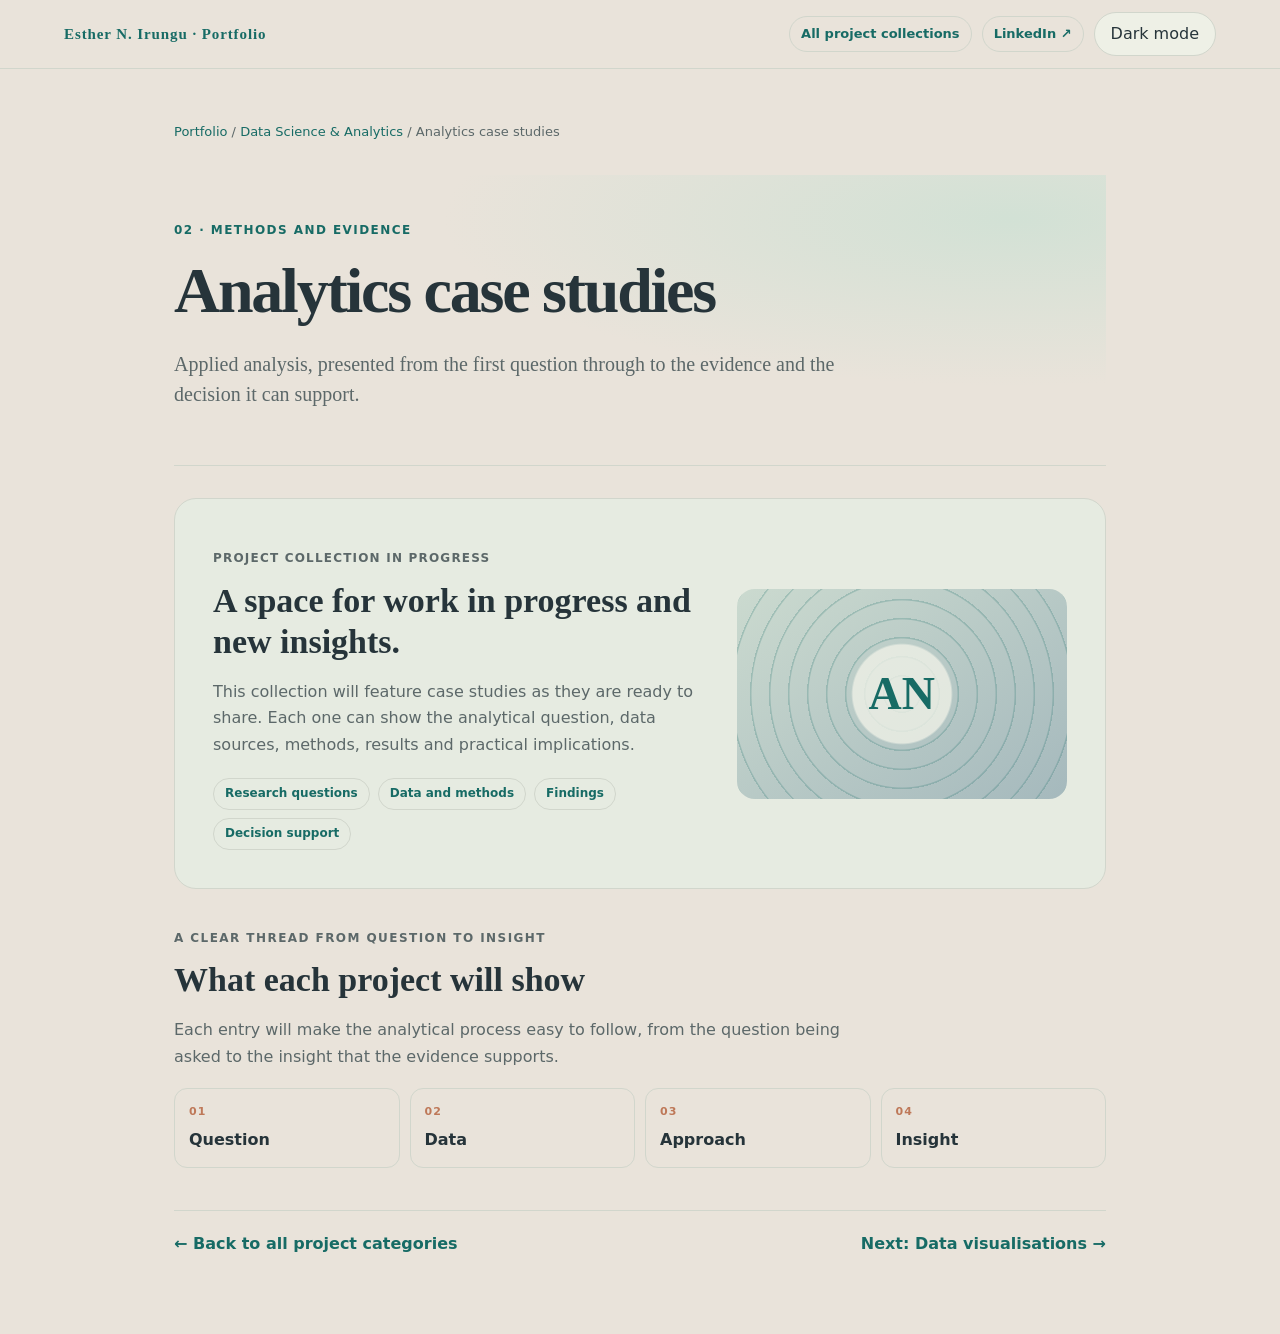
<file: analytics-case-studies.html>
<!DOCTYPE html>
<html lang="en-GB">
<head>
<meta charset="utf-8">
<meta name="viewport" content="width=device-width, initial-scale=1">
<title>Analytics case studies | Esther N. Irungu</title>
<meta name="description" content="Applied analysis, presented from the first question through to the evidence and the decision it can support.">
<meta name="author" content="Esther N. Irungu">
<meta name="theme-color" content="#101b2d">
<link rel="stylesheet" href="project-pages.css">
</head>
<body>
<a class="skip" href="#main">Skip to main content</a>
<nav aria-label="Project navigation">
  <a class="brand" href="index.html#home">Esther N. Irungu <span aria-hidden="true">·</span> Portfolio</a>
  <div class="nav-tools">
    <a href="index.html#projects">All project collections</a>
    <a href="https://www.linkedin.com/in/esther-irungu/" target="_blank" rel="noopener noreferrer">LinkedIn ↗</a>
    <button id="theme" aria-pressed="false">Dark mode</button>
  </div>
</nav>
<main id="main">
  <p class="breadcrumb"><a href="index.html#home">Portfolio</a> / <a href="index.html#projects">Data Science &amp; Analytics</a> / Analytics case studies</p>
  <header class="page-hero">
    <p class="eyebrow">02 · METHODS AND EVIDENCE</p>
    <h1>Analytics case studies</h1>
    <p class="intro">Applied analysis, presented from the first question through to the evidence and the decision it can support.</p>
  </header>
  <section class="project-space" aria-labelledby="collection-title">
    <div>
      <p class="space-label">Project collection in progress</p>
      <h2 id="collection-title">A space for work in progress and new insights.</h2>
      <p>This collection will feature case studies as they are ready to share. Each one can show the analytical question, data sources, methods, results and practical implications.</p>
      <div class="topic-list"><span>Research questions</span><span>Data and methods</span><span>Findings</span><span>Decision support</span></div>
    </div>
    <div class="project-mark" aria-hidden="true">AN</div>
  </section>
  <section class="project-guidance" aria-labelledby="format-title">
    <p class="eyebrow">A clear thread from question to insight</p>
    <h2 id="format-title">What each project will show</h2>
    <p>Each entry will make the analytical process easy to follow, from the question being asked to the insight that the evidence supports.</p>
    <div class="steps">
      <div class="step"><b>01</b><span>Question</span></div>
      <div class="step"><b>02</b><span>Data</span></div>
      <div class="step"><b>03</b><span>Approach</span></div>
      <div class="step"><b>04</b><span>Insight</span></div>
    </div>
  </section>
  <footer class="page-footer">
    <a href="index.html#projects">← Back to all project categories</a>
    <a href="data-visualisations.html">Next: Data visualisations →</a>
  </footer>
</main>
<script>
const themeButton=document.getElementById('theme');
function applyTheme(isDark){document.body.classList.toggle('dark',isDark);themeButton.textContent=isDark?'Light mode':'Dark mode';themeButton.setAttribute('aria-pressed',String(isDark))}
let dark=window.matchMedia&&window.matchMedia('(prefers-color-scheme: dark)').matches;
try{const saved=localStorage.getItem('ei-theme');if(saved)dark=saved==='dark'}catch(e){}
applyTheme(dark);
themeButton.addEventListener('click',()=>{dark=!document.body.classList.contains('dark');applyTheme(dark);try{localStorage.setItem('ei-theme',dark?'dark':'light')}catch(e){}});
</script>
</body>
</html>
</file>
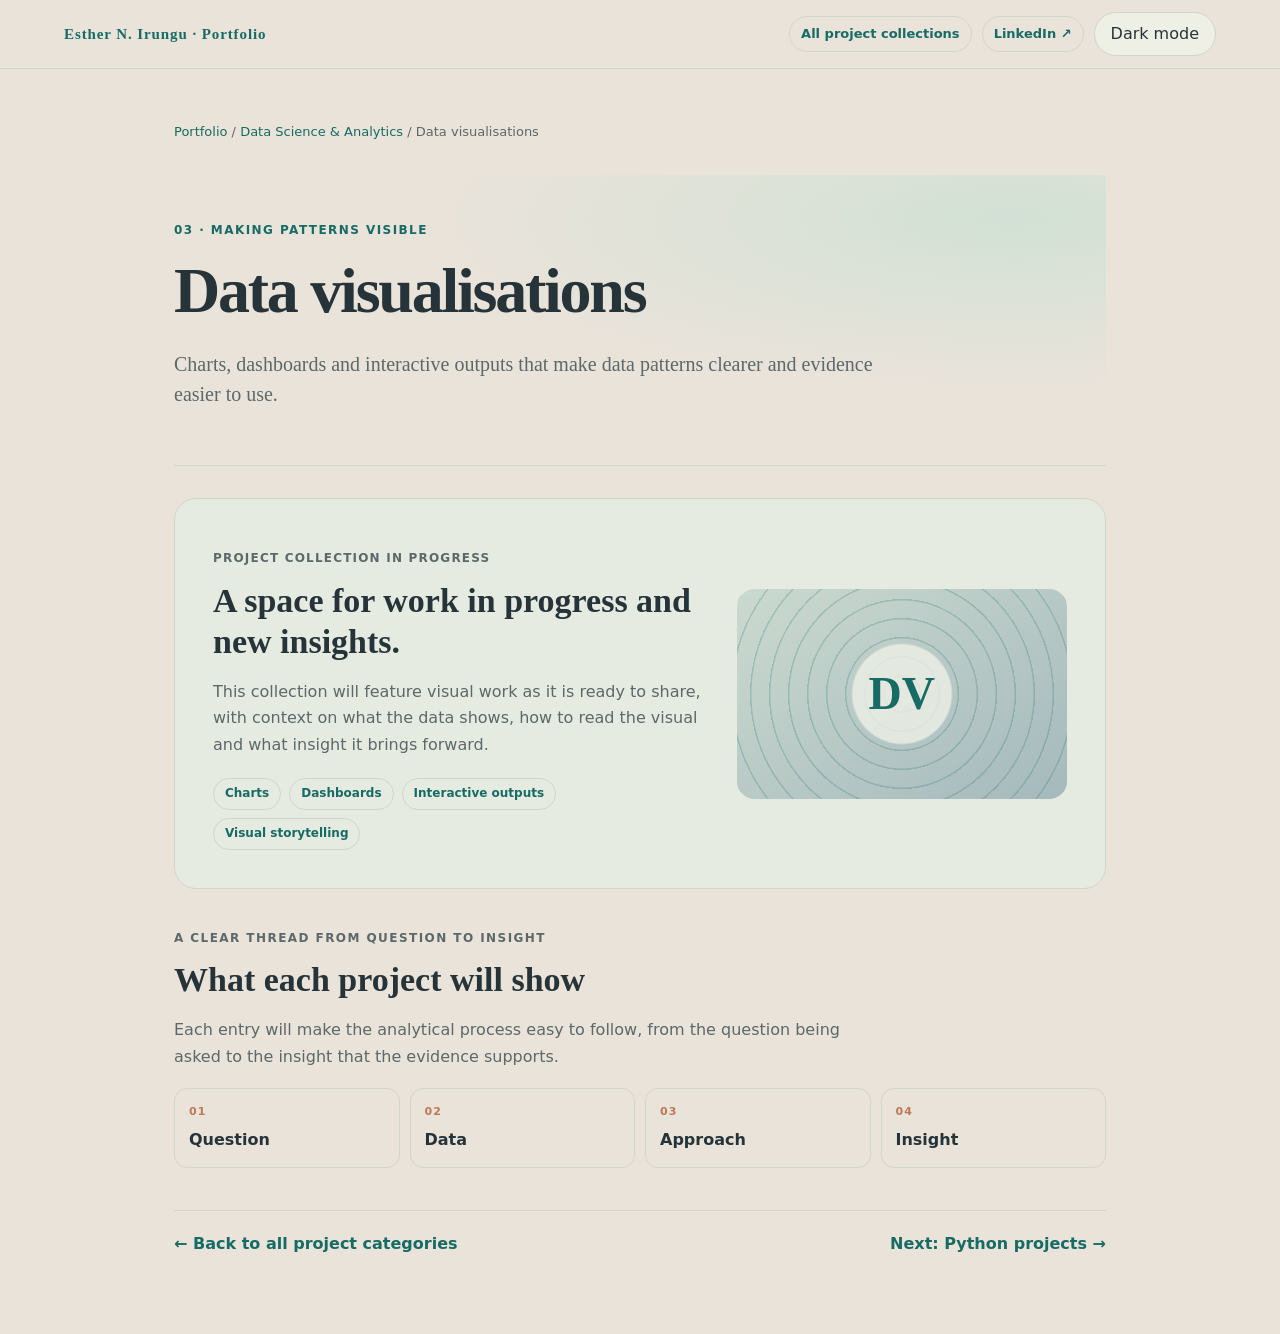
<file: data-visualisations.html>
<!DOCTYPE html>
<html lang="en-GB">
<head>
<meta charset="utf-8">
<meta name="viewport" content="width=device-width, initial-scale=1">
<title>Data visualisations | Esther N. Irungu</title>
<meta name="description" content="Charts, dashboards and interactive outputs that make data patterns clearer and evidence easier to use.">
<meta name="author" content="Esther N. Irungu">
<meta name="theme-color" content="#101b2d">
<link rel="stylesheet" href="project-pages.css">
</head>
<body>
<a class="skip" href="#main">Skip to main content</a>
<nav aria-label="Project navigation">
  <a class="brand" href="index.html#home">Esther N. Irungu <span aria-hidden="true">·</span> Portfolio</a>
  <div class="nav-tools">
    <a href="index.html#projects">All project collections</a>
    <a href="https://www.linkedin.com/in/esther-irungu/" target="_blank" rel="noopener noreferrer">LinkedIn ↗</a>
    <button id="theme" aria-pressed="false">Dark mode</button>
  </div>
</nav>
<main id="main">
  <p class="breadcrumb"><a href="index.html#home">Portfolio</a> / <a href="index.html#projects">Data Science &amp; Analytics</a> / Data visualisations</p>
  <header class="page-hero">
    <p class="eyebrow">03 · MAKING PATTERNS VISIBLE</p>
    <h1>Data visualisations</h1>
    <p class="intro">Charts, dashboards and interactive outputs that make data patterns clearer and evidence easier to use.</p>
  </header>
  <section class="project-space" aria-labelledby="collection-title">
    <div>
      <p class="space-label">Project collection in progress</p>
      <h2 id="collection-title">A space for work in progress and new insights.</h2>
      <p>This collection will feature visual work as it is ready to share, with context on what the data shows, how to read the visual and what insight it brings forward.</p>
      <div class="topic-list"><span>Charts</span><span>Dashboards</span><span>Interactive outputs</span><span>Visual storytelling</span></div>
    </div>
    <div class="project-mark" aria-hidden="true">DV</div>
  </section>
  <section class="project-guidance" aria-labelledby="format-title">
    <p class="eyebrow">A clear thread from question to insight</p>
    <h2 id="format-title">What each project will show</h2>
    <p>Each entry will make the analytical process easy to follow, from the question being asked to the insight that the evidence supports.</p>
    <div class="steps">
      <div class="step"><b>01</b><span>Question</span></div>
      <div class="step"><b>02</b><span>Data</span></div>
      <div class="step"><b>03</b><span>Approach</span></div>
      <div class="step"><b>04</b><span>Insight</span></div>
    </div>
  </section>
  <footer class="page-footer">
    <a href="index.html#projects">← Back to all project categories</a>
    <a href="python-projects.html">Next: Python projects →</a>
  </footer>
</main>
<script>
const themeButton=document.getElementById('theme');
function applyTheme(isDark){document.body.classList.toggle('dark',isDark);themeButton.textContent=isDark?'Light mode':'Dark mode';themeButton.setAttribute('aria-pressed',String(isDark))}
let dark=window.matchMedia&&window.matchMedia('(prefers-color-scheme: dark)').matches;
try{const saved=localStorage.getItem('ei-theme');if(saved)dark=saved==='dark'}catch(e){}
applyTheme(dark);
themeButton.addEventListener('click',()=>{dark=!document.body.classList.contains('dark');applyTheme(dark);try{localStorage.setItem('ei-theme',dark?'dark':'light')}catch(e){}});
</script>
</body>
</html>
</file>
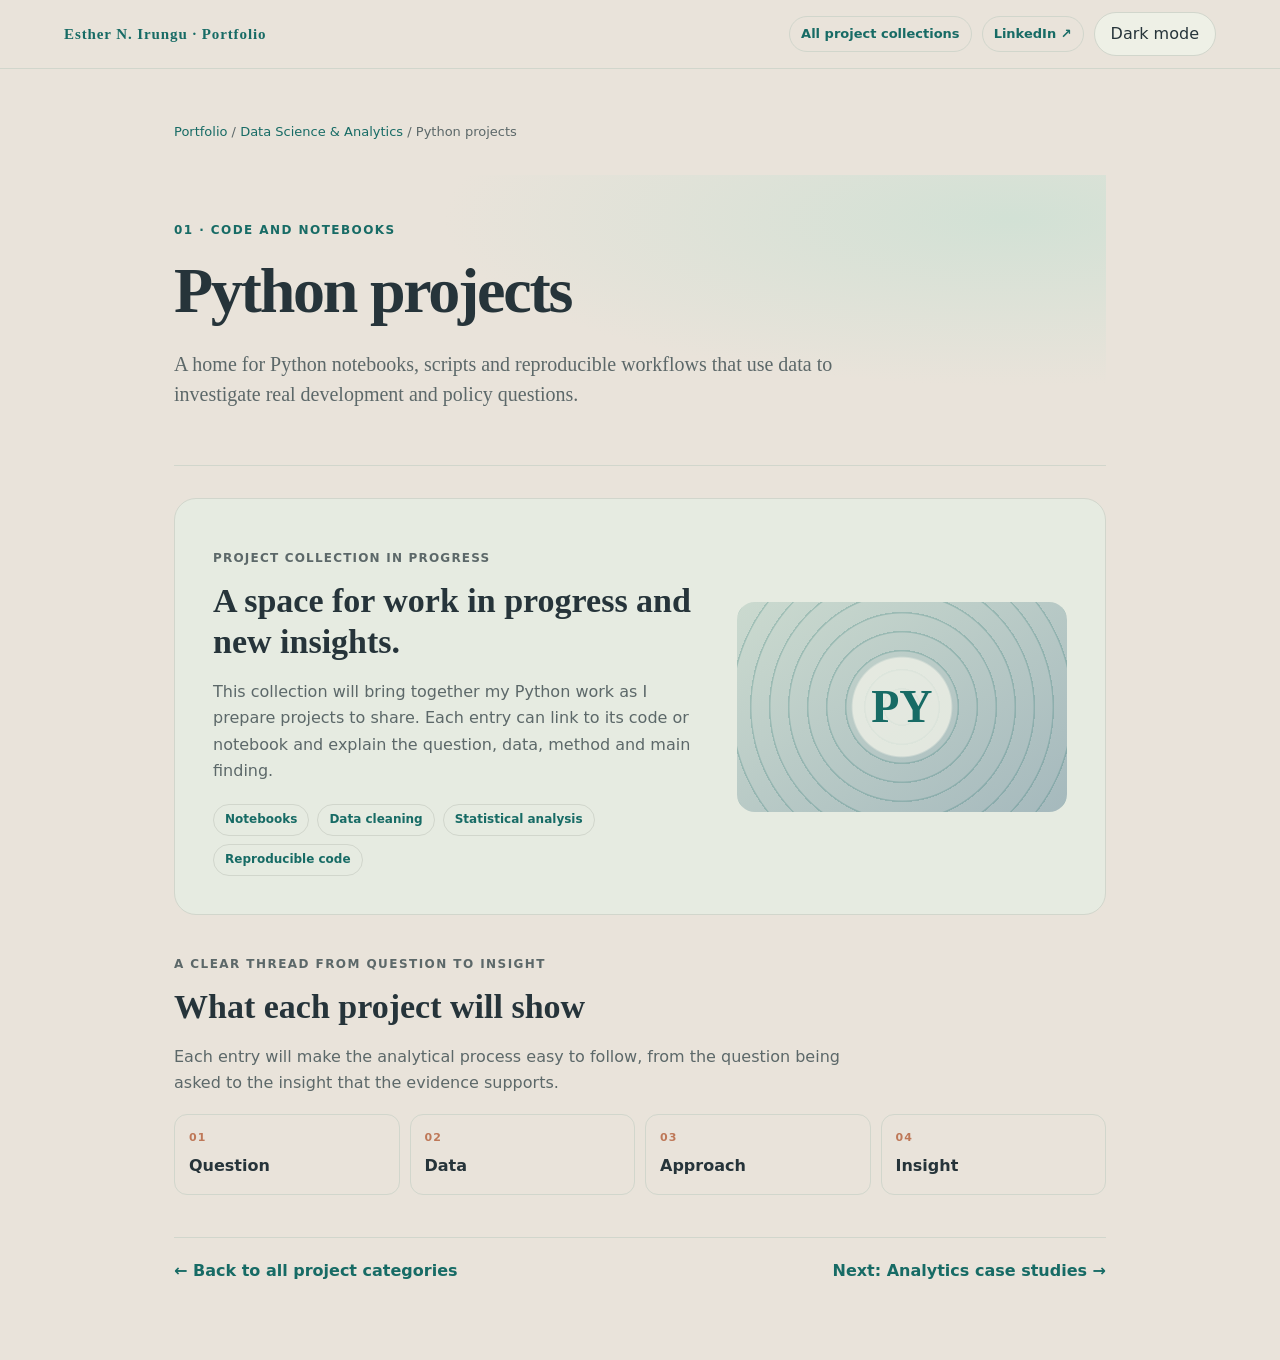
<file: python-projects.html>
<!DOCTYPE html>
<html lang="en-GB">
<head>
<meta charset="utf-8">
<meta name="viewport" content="width=device-width, initial-scale=1">
<title>Python projects | Esther N. Irungu</title>
<meta name="description" content="A home for Python notebooks, scripts and reproducible workflows that use data to investigate real development and policy questions.">
<meta name="author" content="Esther N. Irungu">
<meta name="theme-color" content="#101b2d">
<link rel="stylesheet" href="project-pages.css">
</head>
<body>
<a class="skip" href="#main">Skip to main content</a>
<nav aria-label="Project navigation">
  <a class="brand" href="index.html#home">Esther N. Irungu <span aria-hidden="true">·</span> Portfolio</a>
  <div class="nav-tools">
    <a href="index.html#projects">All project collections</a>
    <a href="https://www.linkedin.com/in/esther-irungu/" target="_blank" rel="noopener noreferrer">LinkedIn ↗</a>
    <button id="theme" aria-pressed="false">Dark mode</button>
  </div>
</nav>
<main id="main">
  <p class="breadcrumb"><a href="index.html#home">Portfolio</a> / <a href="index.html#projects">Data Science &amp; Analytics</a> / Python projects</p>
  <header class="page-hero">
    <p class="eyebrow">01 · CODE AND NOTEBOOKS</p>
    <h1>Python projects</h1>
    <p class="intro">A home for Python notebooks, scripts and reproducible workflows that use data to investigate real development and policy questions.</p>
  </header>
  <section class="project-space" aria-labelledby="collection-title">
    <div>
      <p class="space-label">Project collection in progress</p>
      <h2 id="collection-title">A space for work in progress and new insights.</h2>
      <p>This collection will bring together my Python work as I prepare projects to share. Each entry can link to its code or notebook and explain the question, data, method and main finding.</p>
      <div class="topic-list"><span>Notebooks</span><span>Data cleaning</span><span>Statistical analysis</span><span>Reproducible code</span></div>
    </div>
    <div class="project-mark" aria-hidden="true">PY</div>
  </section>
  <section class="project-guidance" aria-labelledby="format-title">
    <p class="eyebrow">A clear thread from question to insight</p>
    <h2 id="format-title">What each project will show</h2>
    <p>Each entry will make the analytical process easy to follow, from the question being asked to the insight that the evidence supports.</p>
    <div class="steps">
      <div class="step"><b>01</b><span>Question</span></div>
      <div class="step"><b>02</b><span>Data</span></div>
      <div class="step"><b>03</b><span>Approach</span></div>
      <div class="step"><b>04</b><span>Insight</span></div>
    </div>
  </section>
  <footer class="page-footer">
    <a href="index.html#projects">← Back to all project categories</a>
    <a href="analytics-case-studies.html">Next: Analytics case studies →</a>
  </footer>
</main>
<script>
const themeButton=document.getElementById('theme');
function applyTheme(isDark){document.body.classList.toggle('dark',isDark);themeButton.textContent=isDark?'Light mode':'Dark mode';themeButton.setAttribute('aria-pressed',String(isDark))}
let dark=window.matchMedia&&window.matchMedia('(prefers-color-scheme: dark)').matches;
try{const saved=localStorage.getItem('ei-theme');if(saved)dark=saved==='dark'}catch(e){}
applyTheme(dark);
themeButton.addEventListener('click',()=>{dark=!document.body.classList.contains('dark');applyTheme(dark);try{localStorage.setItem('ei-theme',dark?'dark':'light')}catch(e){}});
</script>
</body>
</html>
</file>
<file: project-pages.css>
:root{--bg:#e9e3da;--ink:#26343a;--muted:#5c6869;--accent:#176b65;--line:#d1d6cc;--card:#eef0e6;--gold:#be7858;--spark:#173a70;--glow:#d2e1d5;--soft:#cbdacf;--pop:#a9654d;--footer-bg:#273f5a;--footer-ink:#f1f4f8;--footer-link:#cfdded}
body.dark{--bg:#101b2d;--ink:#edf1f6;--muted:#bac4d0;--accent:#7db7a1;--line:#36464a;--card:#1c3030;--gold:#d59475;--spark:#9dbdf4;--glow:#203c36;--soft:#2b4138;--pop:#c77c62;--footer-bg:#0c1525;--footer-ink:#edf1f6;--footer-link:#c3d1e2}
*{box-sizing:border-box}
html{scroll-behavior:smooth}
body{margin:0;background:var(--bg);color:var(--ink);font:16px/1.65 system-ui,sans-serif}
a{color:var(--accent)}
:focus-visible{outline:3px solid var(--gold);outline-offset:3px}
.skip{position:absolute;left:12px;top:-100px;background:var(--card);padding:10px;z-index:9}.skip:focus{top:10px}
nav{position:sticky;top:0;z-index:5;background:var(--bg);border-bottom:1px solid var(--line);padding:12px 5%;display:flex;align-items:center;justify-content:space-between;gap:12px;flex-wrap:wrap}
.brand{font:800 15px Georgia,serif;letter-spacing:.06em;text-decoration:none;color:var(--accent)}
.nav-tools{display:flex;align-items:center;gap:10px;flex-wrap:wrap}
.nav-tools a{font-size:13px;font-weight:700;text-decoration:none;border:1px solid var(--line);border-radius:30px;padding:6px 11px}
button{font:inherit;cursor:pointer;border:1px solid var(--line);border-radius:30px;padding:8px 16px;background:var(--card);color:var(--ink)}
main{max-width:980px;margin:0 auto;padding:52px 24px 76px}
.breadcrumb{font-size:13px;color:var(--muted);margin:0 0 32px}.breadcrumb a{color:var(--accent);text-decoration:none}
.page-hero{padding:34px 0 36px;border-bottom:1px solid var(--line);background:radial-gradient(ellipse at 90% 15%,var(--glow),transparent 48%)}
.eyebrow{font-size:12px;letter-spacing:.12em;text-transform:uppercase;color:var(--accent);font-weight:750}
h1,h2,h3{font-family:Georgia,serif;line-height:1.2;margin:12px 0}
h1{font-size:clamp(38px,6vw,64px);letter-spacing:-.035em}
h2{font-size:clamp(24px,4vw,34px)}
.intro{max-width:70ch;color:var(--muted);font:20px/1.5 Georgia,serif}
.project-space{display:grid;grid-template-columns:minmax(0,1.2fr) minmax(220px,.8fr);gap:28px;align-items:center;margin-top:32px;padding:clamp(22px,4vw,38px);background:color-mix(in srgb,var(--card) 78%,var(--soft));border:1px solid var(--line);border-radius:22px}
.project-space p{color:var(--muted)}
.space-label{color:var(--accent);font-size:12px;font-weight:800;letter-spacing:.1em;text-transform:uppercase}
.topic-list{display:flex;gap:8px;flex-wrap:wrap;margin-top:20px}
.topic-list span{border:1px solid var(--line);border-radius:999px;padding:5px 11px;color:var(--accent);font-size:12px;font-weight:700}
.project-mark{min-height:210px;border-radius:18px;display:grid;place-items:center;background:radial-gradient(circle at center, color-mix(in srgb,var(--card) 80%,transparent) 0 25%,transparent 26%),repeating-radial-gradient(circle,transparent 0 17px,color-mix(in srgb,var(--accent) 22%,transparent) 18px 19px),linear-gradient(145deg,var(--soft),color-mix(in srgb,var(--spark) 24%,var(--glow)));color:var(--accent);font:800 46px Georgia,serif}
.project-guidance{margin-top:40px}.project-guidance>p{max-width:68ch;color:var(--muted)}
.steps{display:grid;grid-template-columns:repeat(4,minmax(0,1fr));gap:10px;margin-top:18px}
.step{padding:14px;border:1px solid var(--line);border-radius:13px;background:var(--bg)}
.step b{display:block;color:var(--gold);font-size:11px;letter-spacing:.1em}
.step span{display:block;margin-top:6px;font-weight:700}
.page-footer{margin-top:42px;padding-top:20px;border-top:1px solid var(--line);display:flex;justify-content:space-between;gap:14px;flex-wrap:wrap}
.page-footer a{font-weight:700;text-decoration:none}
@media(max-width:680px){main{padding:38px 18px 56px}.project-space{grid-template-columns:1fr}.project-mark{min-height:150px}.steps{grid-template-columns:repeat(2,minmax(0,1fr))}}
@media(prefers-reduced-motion:reduce){html{scroll-behavior:auto}}
</file>
